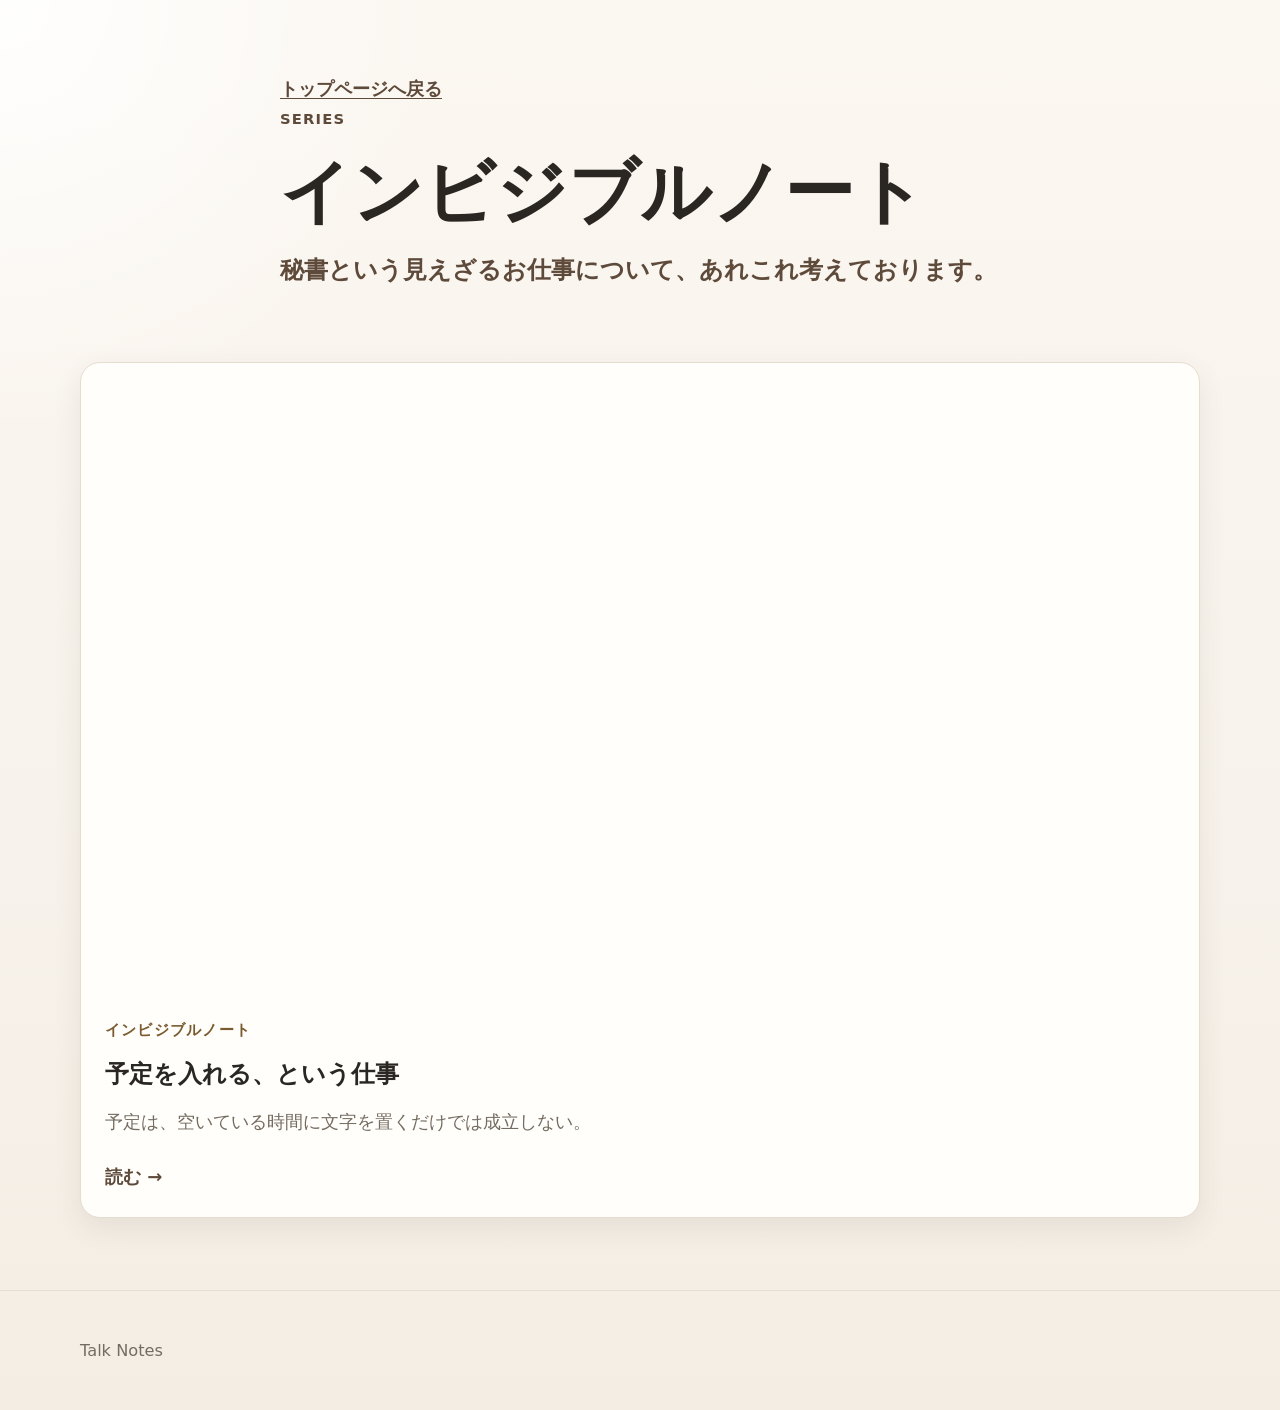
<file: invisible-work/index.html>
<!DOCTYPE html>
<html lang="ja">
<head>
  <meta charset="UTF-8">
  <meta name="viewport" content="width=device-width, initial-scale=1.0">
  <title>インビジブルノート | Talk Notes</title>
  <meta name="description" content="秘書という見えざるお仕事について、あれこれ考えております。">
  <link rel="stylesheet" href="../assets/style.css?v=20260614-01">
  <link rel="stylesheet" href="../assets/mobile-polish.css?v=20260622-01">
  <link rel="stylesheet" href="../assets/invisible-work.css?v=20260623-01">
</head>
<body>
  <header class="site-header">
    <div class="container header-inner">
      <a class="back-link" href="../index.html">トップページへ戻る</a>
      <p class="site-kicker">Series</p>
      <h1>インビジブルノート</h1>
      <p class="site-subtitle">秘書という見えざるお仕事について、あれこれ考えております。</p>
    </div>
  </header>

  <main class="container series-page">
    <section class="article-list" aria-label="インビジブルノートの記事一覧">
      <article class="article-card">
        <a class="article-card__image-link" href="schedule.html">
          <img class="article-card__image" src="../assets/img/invisible-work-schedule.png" alt="予定を入れる、という仕事について書かれたリーガルノート">
        </a>
        <div class="article-card__content">
          <p class="note-series">インビジブルノート</p>
          <h2 class="article-card__title">予定を入れる、という仕事</h2>
          <p class="article-card__summary">予定は、空いている時間に文字を置くだけでは成立しない。</p>
          <a class="read-link" href="schedule.html">読む</a>
        </div>
      </article>
    </section>
  </main>

  <footer class="site-footer">
    <div class="container">
      <p>Talk Notes</p>
    </div>
  </footer>
</body>
</html>
</file>
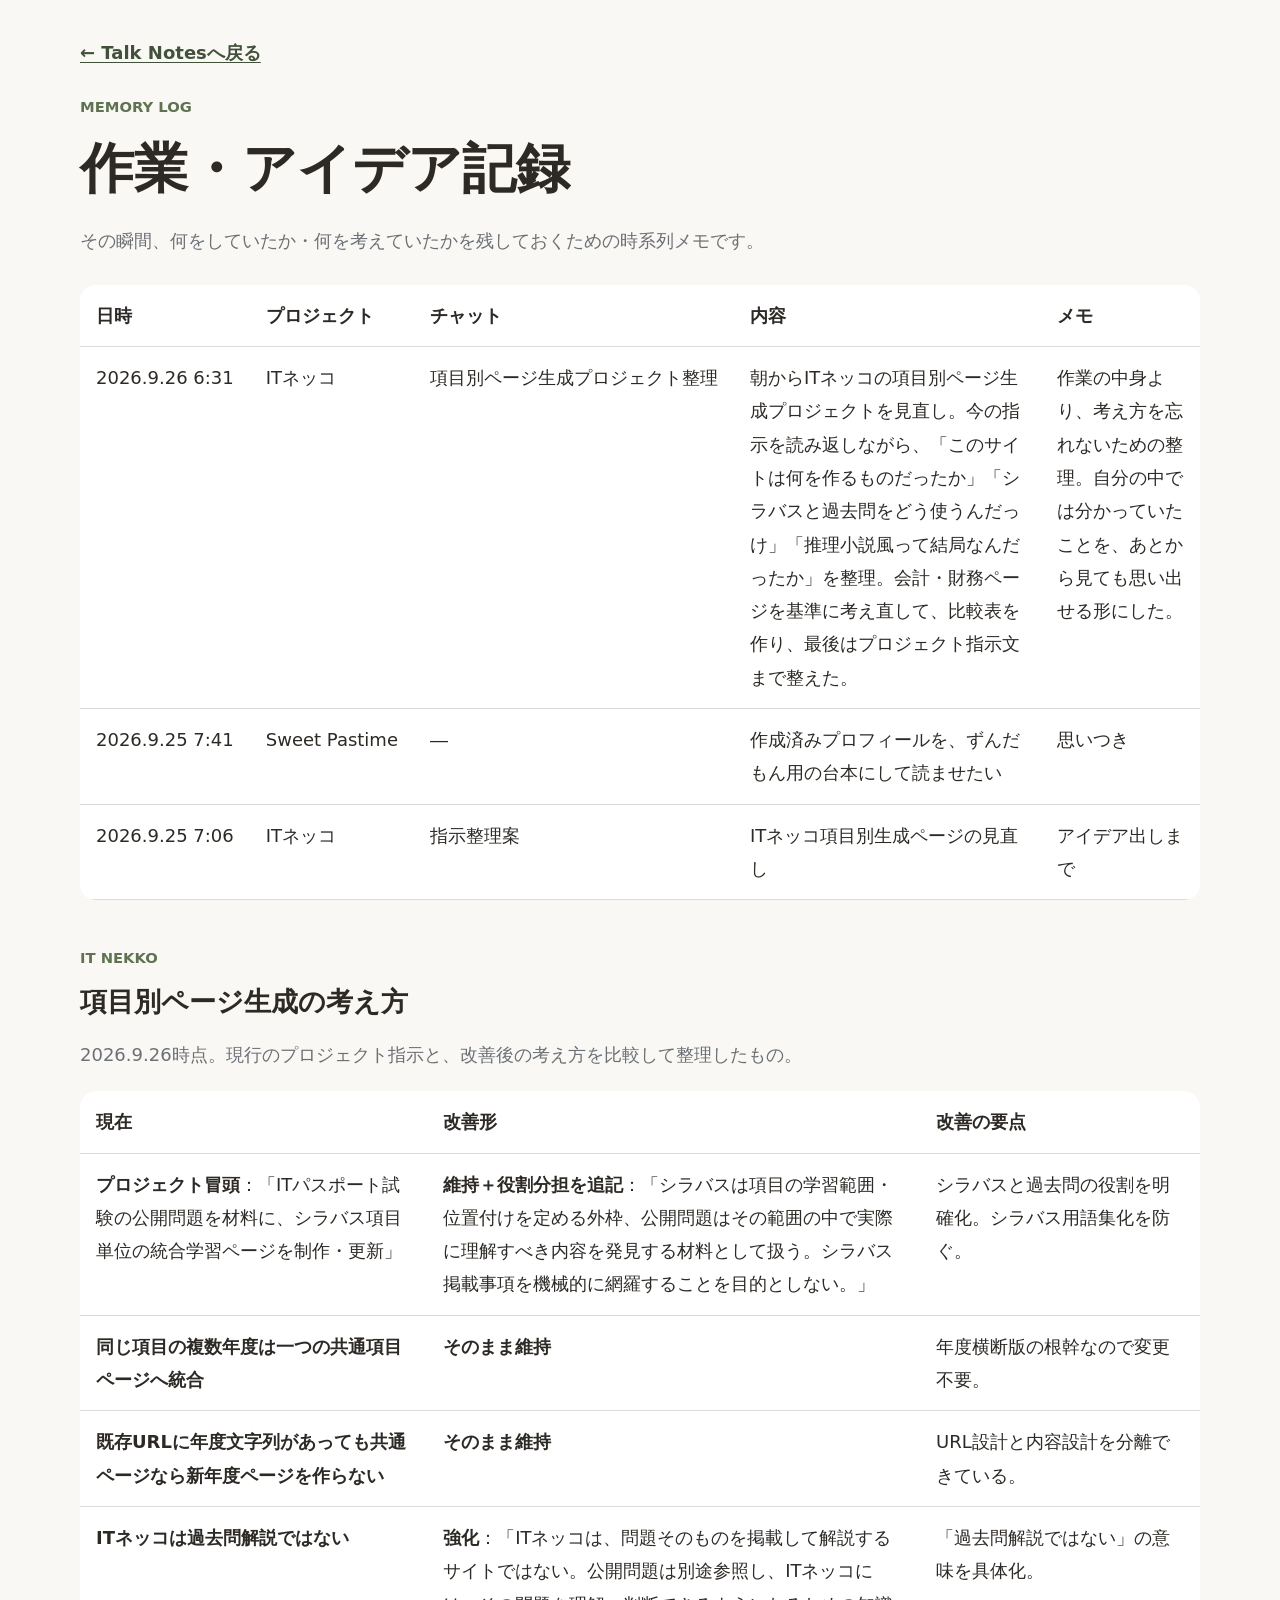
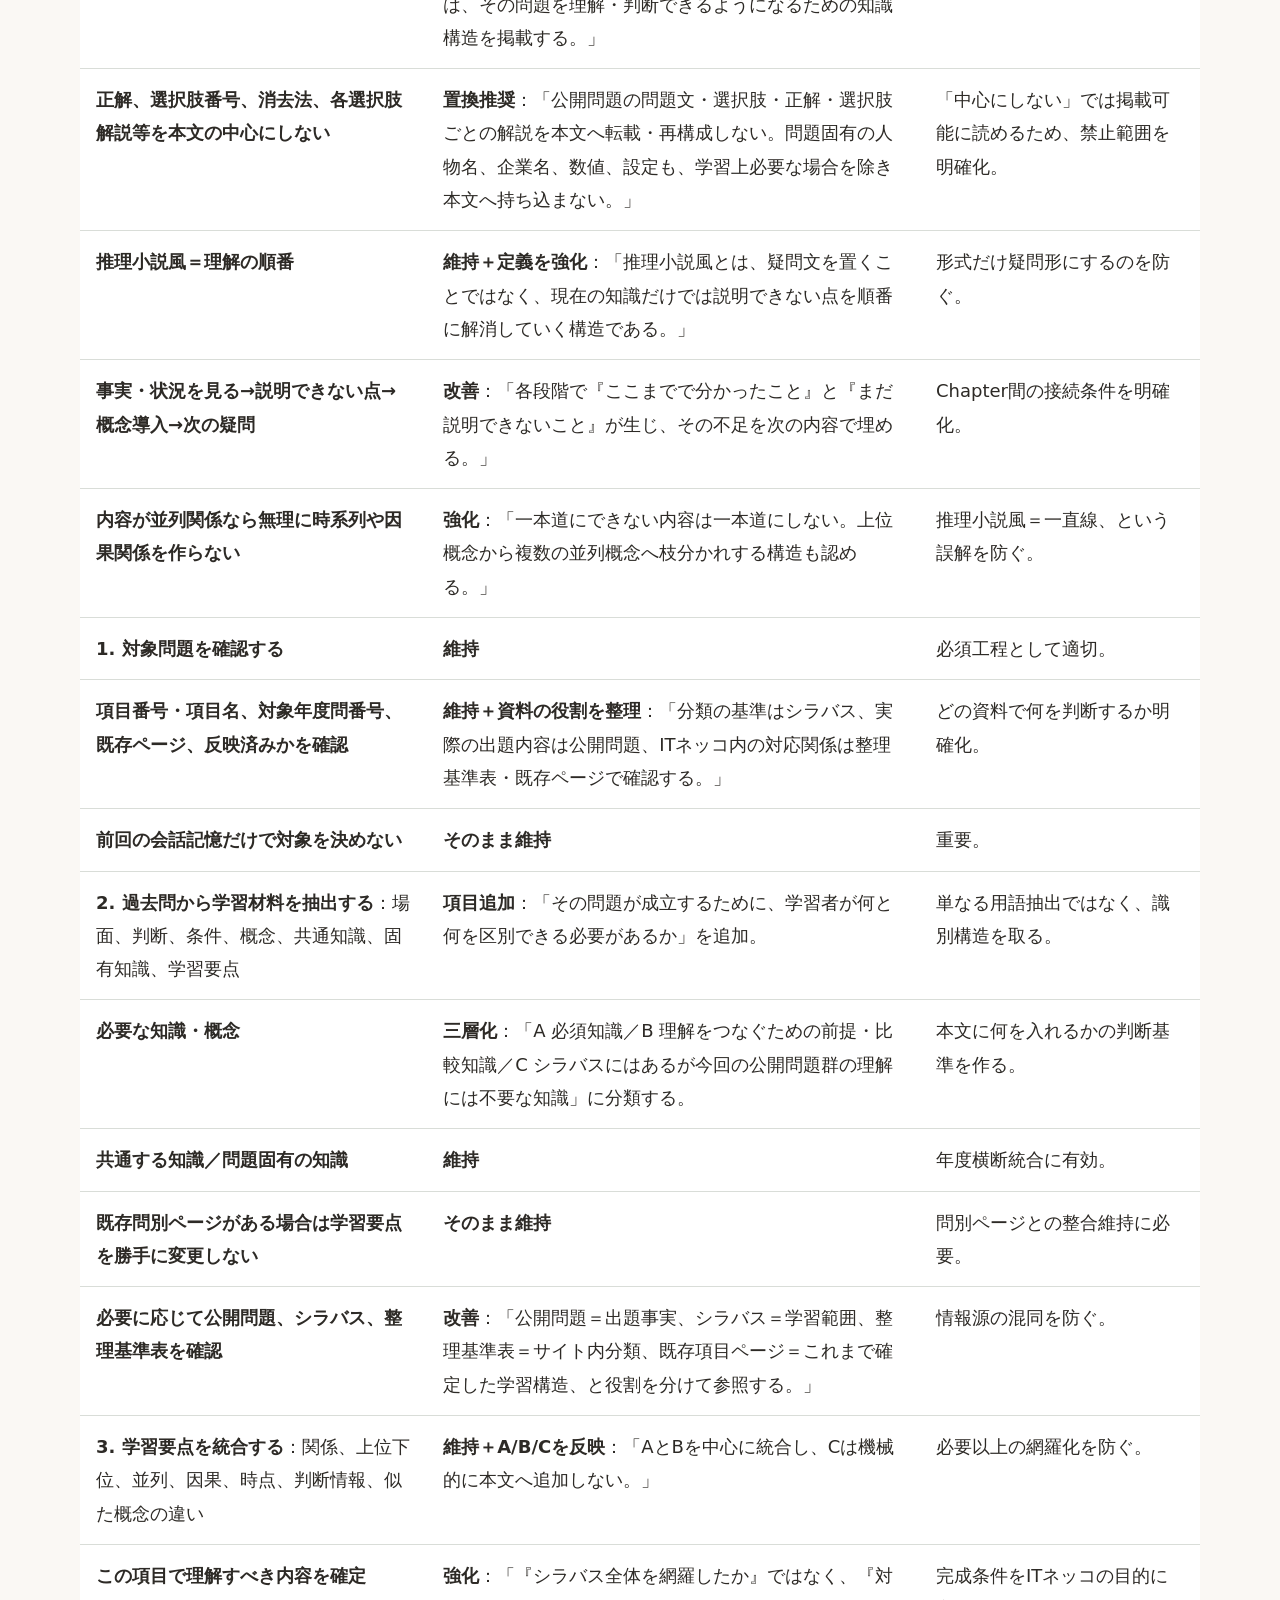
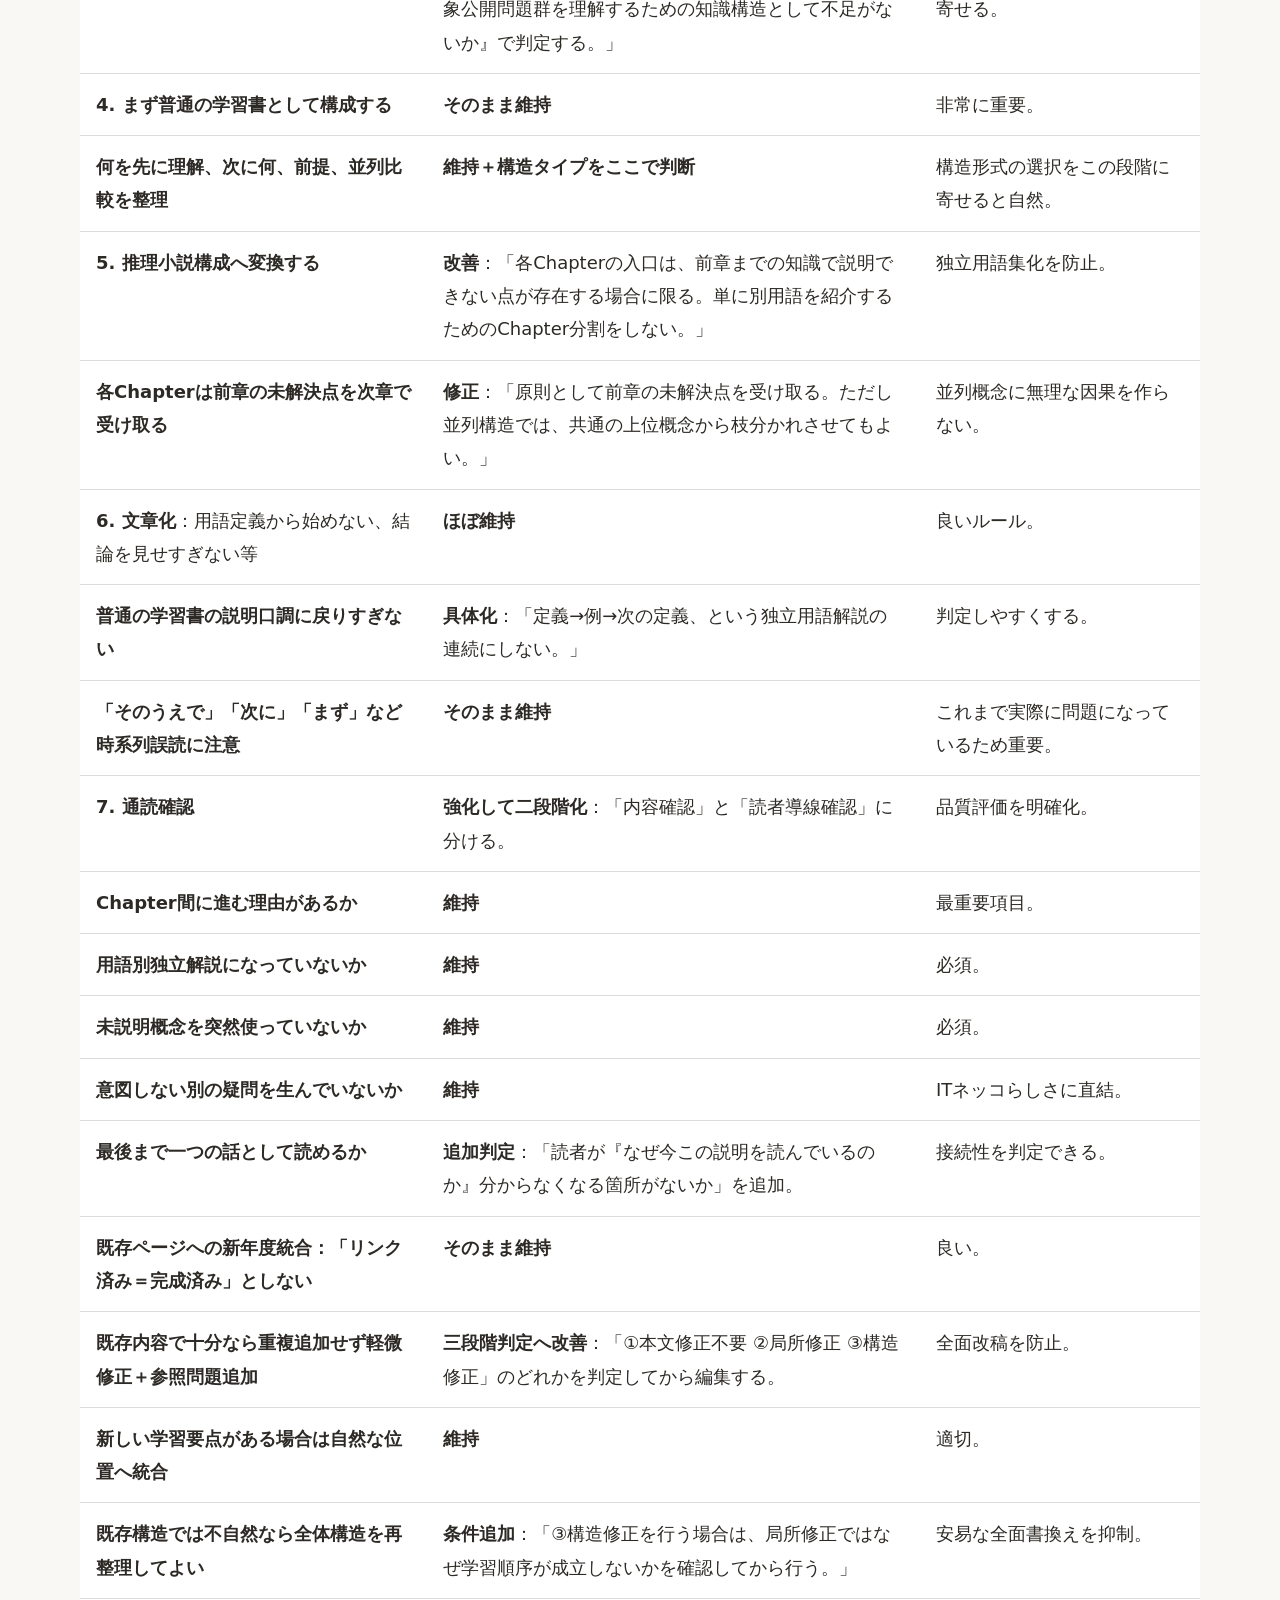
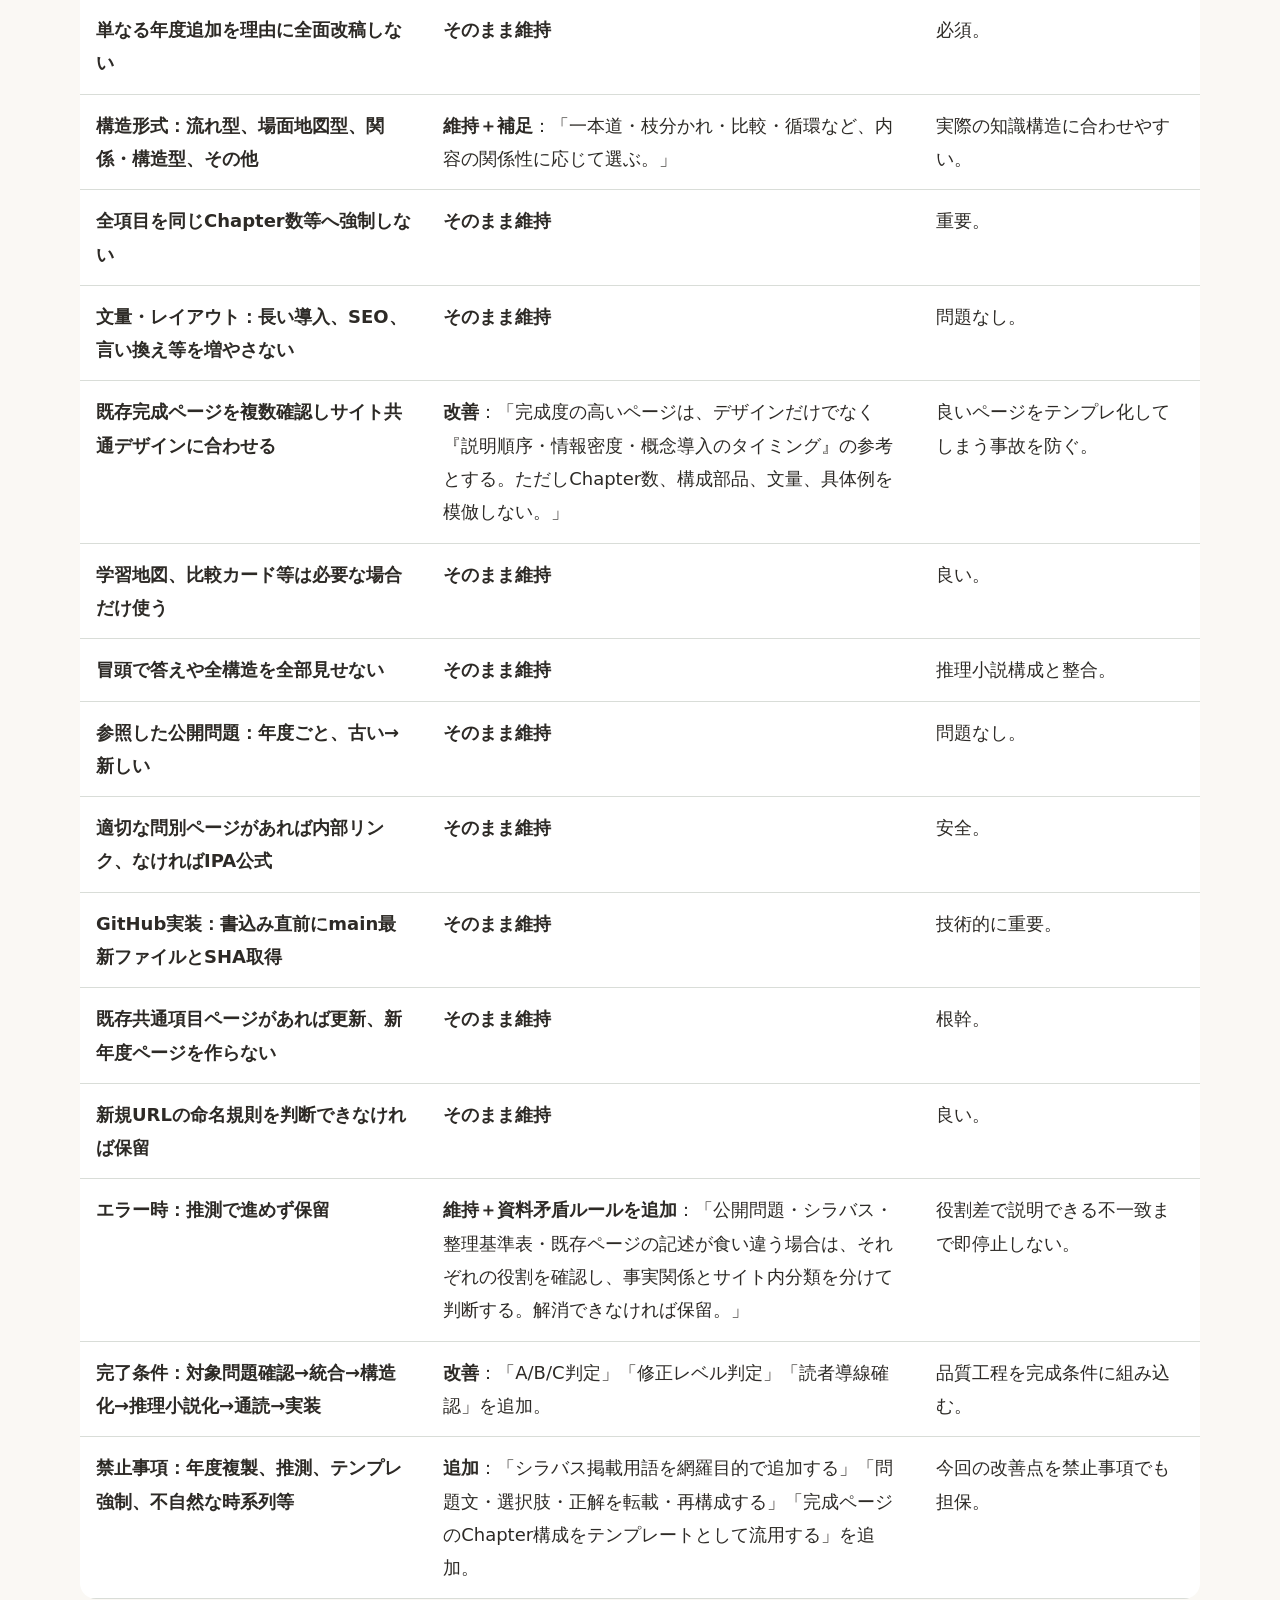
<file: memory-log/index.html>
<!DOCTYPE html>
<html lang="ja">
<head>
  <meta charset="UTF-8">
  <meta name="viewport" content="width=device-width, initial-scale=1.0">
  <title>Memory Log | Talk Notes</title>
  <meta name="description" content="その瞬間、何をしていたか・何を考えていたかを残しておくための時系列メモです。">
  <link rel="preconnect" href="https://fonts.googleapis.com">
  <link rel="preconnect" href="https://fonts.gstatic.com" crossorigin>
  <link href="https://fonts.googleapis.com/css2?family=Yomogi&display=swap" rel="stylesheet">
  <link rel="stylesheet" href="../assets/style.css?v=20260614-01">
  <style>
    .memory-page { padding: 36px 0 64px; }
    .memory-page h1 { margin-bottom: 8px; }
    .memory-intro { color: #6b7075; margin-bottom: 28px; }
    .memory-log-wrap { overflow-x: auto; background: #fff; border-radius: 16px; }
    .memory-log { width: 100%; min-width: 820px; border-collapse: collapse; }
    .memory-log th, .memory-log td { padding: 14px 16px; text-align: left; vertical-align: top; border-bottom: 1px solid #d9ddd8; }
    .memory-log th { white-space: nowrap; }
    .memory-log td:first-child, .memory-log td:nth-child(2), .memory-log td:nth-child(3) { white-space: nowrap; }
    .back-link { display: inline-block; margin-bottom: 24px; }
    .thinking-section { margin-top: 44px; }
    .thinking-section h2 { margin-bottom: 8px; }
    .thinking-intro { color: #6b7075; margin-bottom: 20px; }
    .comparison-wrap { overflow-x: auto; background: #fff; border-radius: 16px; }
    .comparison-table { width: 100%; min-width: 980px; border-collapse: collapse; }
    .comparison-table th, .comparison-table td { padding: 14px 16px; text-align: left; vertical-align: top; border-bottom: 1px solid #d9ddd8; }
    .comparison-table th { white-space: nowrap; }
    .comparison-table td:nth-child(1) { width: 31%; }
    .comparison-table td:nth-child(2) { width: 44%; }
    .comparison-table td:nth-child(3) { width: 25%; }
  </style>
</head>
<body>
  <main class="container memory-page">
    <a class="back-link" href="../index.html#notes">← Talk Notesへ戻る</a>
    <p class="section-kicker">Memory Log</p>
    <h1>作業・アイデア記録</h1>
    <p class="memory-intro">その瞬間、何をしていたか・何を考えていたかを残しておくための時系列メモです。</p>

    <div class="memory-log-wrap">
      <table class="memory-log">
        <thead>
          <tr>
            <th>日時</th>
            <th>プロジェクト</th>
            <th>チャット</th>
            <th>内容</th>
            <th>メモ</th>
          </tr>
        </thead>
        <tbody>
          <tr>
            <td>2026.9.26 6:31</td>
            <td>ITネッコ</td>
            <td>項目別ページ生成プロジェクト整理</td>
            <td>朝からITネッコの項目別ページ生成プロジェクトを見直し。今の指示を読み返しながら、「このサイトは何を作るものだったか」「シラバスと過去問をどう使うんだっけ」「推理小説風って結局なんだったか」を整理。会計・財務ページを基準に考え直して、比較表を作り、最後はプロジェクト指示文まで整えた。</td>
            <td>作業の中身より、考え方を忘れないための整理。自分の中では分かっていたことを、あとから見ても思い出せる形にした。</td>
          </tr>
          <tr>
            <td>2026.9.25 7:41</td>
            <td>Sweet Pastime</td>
            <td>―</td>
            <td>作成済みプロフィールを、ずんだもん用の台本にして読ませたい</td>
            <td>思いつき</td>
          </tr>
          <tr>
            <td>2026.9.25 7:06</td>
            <td>ITネッコ</td>
            <td>指示整理案</td>
            <td>ITネッコ項目別生成ページの見直し</td>
            <td>アイデア出しまで</td>
          </tr>
        </tbody>
      </table>
    </div>

    <section class="thinking-section">
      <p class="section-kicker">IT Nekko</p>
      <h2>項目別ページ生成の考え方</h2>
      <p class="thinking-intro">2026.9.26時点。現行のプロジェクト指示と、改善後の考え方を比較して整理したもの。</p>

      <div class="comparison-wrap">
        <table class="comparison-table">
          <thead>
            <tr>
              <th>現在</th>
              <th>改善形</th>
              <th>改善の要点</th>
            </tr>
          </thead>
          <tbody>
            <tr><td><strong>プロジェクト冒頭</strong>：「ITパスポート試験の公開問題を材料に、シラバス項目単位の統合学習ページを制作・更新」</td><td><strong>維持＋役割分担を追記</strong>：「シラバスは項目の学習範囲・位置付けを定める外枠、公開問題はその範囲の中で実際に理解すべき内容を発見する材料として扱う。シラバス掲載事項を機械的に網羅することを目的としない。」</td><td>シラバスと過去問の役割を明確化。シラバス用語集化を防ぐ。</td></tr>
            <tr><td><strong>同じ項目の複数年度は一つの共通項目ページへ統合</strong></td><td><strong>そのまま維持</strong></td><td>年度横断版の根幹なので変更不要。</td></tr>
            <tr><td><strong>既存URLに年度文字列があっても共通ページなら新年度ページを作らない</strong></td><td><strong>そのまま維持</strong></td><td>URL設計と内容設計を分離できている。</td></tr>
            <tr><td><strong>ITネッコは過去問解説ではない</strong></td><td><strong>強化</strong>：「ITネッコは、問題そのものを掲載して解説するサイトではない。公開問題は別途参照し、ITネッコには、その問題を理解・判断できるようになるための知識構造を掲載する。」</td><td>「過去問解説ではない」の意味を具体化。</td></tr>
            <tr><td><strong>正解、選択肢番号、消去法、各選択肢解説等を本文の中心にしない</strong></td><td><strong>置換推奨</strong>：「公開問題の問題文・選択肢・正解・選択肢ごとの解説を本文へ転載・再構成しない。問題固有の人物名、企業名、数値、設定も、学習上必要な場合を除き本文へ持ち込まない。」</td><td>「中心にしない」では掲載可能に読めるため、禁止範囲を明確化。</td></tr>
            <tr><td><strong>推理小説風＝理解の順番</strong></td><td><strong>維持＋定義を強化</strong>：「推理小説風とは、疑問文を置くことではなく、現在の知識だけでは説明できない点を順番に解消していく構造である。」</td><td>形式だけ疑問形にするのを防ぐ。</td></tr>
            <tr><td><strong>事実・状況を見る→説明できない点→概念導入→次の疑問</strong></td><td><strong>改善</strong>：「各段階で『ここまでで分かったこと』と『まだ説明できないこと』が生じ、その不足を次の内容で埋める。」</td><td>Chapter間の接続条件を明確化。</td></tr>
            <tr><td><strong>内容が並列関係なら無理に時系列や因果関係を作らない</strong></td><td><strong>強化</strong>：「一本道にできない内容は一本道にしない。上位概念から複数の並列概念へ枝分かれする構造も認める。」</td><td>推理小説風＝一直線、という誤解を防ぐ。</td></tr>
            <tr><td><strong>1. 対象問題を確認する</strong></td><td><strong>維持</strong></td><td>必須工程として適切。</td></tr>
            <tr><td><strong>項目番号・項目名、対象年度問番号、既存ページ、反映済みかを確認</strong></td><td><strong>維持＋資料の役割を整理</strong>：「分類の基準はシラバス、実際の出題内容は公開問題、ITネッコ内の対応関係は整理基準表・既存ページで確認する。」</td><td>どの資料で何を判断するか明確化。</td></tr>
            <tr><td><strong>前回の会話記憶だけで対象を決めない</strong></td><td><strong>そのまま維持</strong></td><td>重要。</td></tr>
            <tr><td><strong>2. 過去問から学習材料を抽出する</strong>：場面、判断、条件、概念、共通知識、固有知識、学習要点</td><td><strong>項目追加</strong>：「その問題が成立するために、学習者が何と何を区別できる必要があるか」を追加。</td><td>単なる用語抽出ではなく、識別構造を取る。</td></tr>
            <tr><td><strong>必要な知識・概念</strong></td><td><strong>三層化</strong>：「A 必須知識／B 理解をつなぐための前提・比較知識／C シラバスにはあるが今回の公開問題群の理解には不要な知識」に分類する。</td><td>本文に何を入れるかの判断基準を作る。</td></tr>
            <tr><td><strong>共通する知識／問題固有の知識</strong></td><td><strong>維持</strong></td><td>年度横断統合に有効。</td></tr>
            <tr><td><strong>既存問別ページがある場合は学習要点を勝手に変更しない</strong></td><td><strong>そのまま維持</strong></td><td>問別ページとの整合維持に必要。</td></tr>
            <tr><td><strong>必要に応じて公開問題、シラバス、整理基準表を確認</strong></td><td><strong>改善</strong>：「公開問題＝出題事実、シラバス＝学習範囲、整理基準表＝サイト内分類、既存項目ページ＝これまで確定した学習構造、と役割を分けて参照する。」</td><td>情報源の混同を防ぐ。</td></tr>
            <tr><td><strong>3. 学習要点を統合する</strong>：関係、上位下位、並列、因果、時点、判断情報、似た概念の違い</td><td><strong>維持＋A/B/Cを反映</strong>：「AとBを中心に統合し、Cは機械的に本文へ追加しない。」</td><td>必要以上の網羅化を防ぐ。</td></tr>
            <tr><td><strong>この項目で理解すべき内容を確定</strong></td><td><strong>強化</strong>：「『シラバス全体を網羅したか』ではなく、『対象公開問題群を理解するための知識構造として不足がないか』で判定する。」</td><td>完成条件をITネッコの目的に寄せる。</td></tr>
            <tr><td><strong>4. まず普通の学習書として構成する</strong></td><td><strong>そのまま維持</strong></td><td>非常に重要。</td></tr>
            <tr><td><strong>何を先に理解、次に何、前提、並列比較を整理</strong></td><td><strong>維持＋構造タイプをここで判断</strong></td><td>構造形式の選択をこの段階に寄せると自然。</td></tr>
            <tr><td><strong>5. 推理小説構成へ変換する</strong></td><td><strong>改善</strong>：「各Chapterの入口は、前章までの知識で説明できない点が存在する場合に限る。単に別用語を紹介するためのChapter分割をしない。」</td><td>独立用語集化を防止。</td></tr>
            <tr><td><strong>各Chapterは前章の未解決点を次章で受け取る</strong></td><td><strong>修正</strong>：「原則として前章の未解決点を受け取る。ただし並列構造では、共通の上位概念から枝分かれさせてもよい。」</td><td>並列概念に無理な因果を作らない。</td></tr>
            <tr><td><strong>6. 文章化</strong>：用語定義から始めない、結論を見せすぎない等</td><td><strong>ほぼ維持</strong></td><td>良いルール。</td></tr>
            <tr><td><strong>普通の学習書の説明口調に戻りすぎない</strong></td><td><strong>具体化</strong>：「定義→例→次の定義、という独立用語解説の連続にしない。」</td><td>判定しやすくする。</td></tr>
            <tr><td><strong>「そのうえで」「次に」「まず」など時系列誤読に注意</strong></td><td><strong>そのまま維持</strong></td><td>これまで実際に問題になっているため重要。</td></tr>
            <tr><td><strong>7. 通読確認</strong></td><td><strong>強化して二段階化</strong>：「内容確認」と「読者導線確認」に分ける。</td><td>品質評価を明確化。</td></tr>
            <tr><td><strong>Chapter間に進む理由があるか</strong></td><td><strong>維持</strong></td><td>最重要項目。</td></tr>
            <tr><td><strong>用語別独立解説になっていないか</strong></td><td><strong>維持</strong></td><td>必須。</td></tr>
            <tr><td><strong>未説明概念を突然使っていないか</strong></td><td><strong>維持</strong></td><td>必須。</td></tr>
            <tr><td><strong>意図しない別の疑問を生んでいないか</strong></td><td><strong>維持</strong></td><td>ITネッコらしさに直結。</td></tr>
            <tr><td><strong>最後まで一つの話として読めるか</strong></td><td><strong>追加判定</strong>：「読者が『なぜ今この説明を読んでいるのか』分からなくなる箇所がないか」を追加。</td><td>接続性を判定できる。</td></tr>
            <tr><td><strong>既存ページへの新年度統合：「リンク済み＝完成済み」としない</strong></td><td><strong>そのまま維持</strong></td><td>良い。</td></tr>
            <tr><td><strong>既存内容で十分なら重複追加せず軽微修正＋参照問題追加</strong></td><td><strong>三段階判定へ改善</strong>：「①本文修正不要 ②局所修正 ③構造修正」のどれかを判定してから編集する。</td><td>全面改稿を防止。</td></tr>
            <tr><td><strong>新しい学習要点がある場合は自然な位置へ統合</strong></td><td><strong>維持</strong></td><td>適切。</td></tr>
            <tr><td><strong>既存構造では不自然なら全体構造を再整理してよい</strong></td><td><strong>条件追加</strong>：「③構造修正を行う場合は、局所修正ではなぜ学習順序が成立しないかを確認してから行う。」</td><td>安易な全面書換えを抑制。</td></tr>
            <tr><td><strong>単なる年度追加を理由に全面改稿しない</strong></td><td><strong>そのまま維持</strong></td><td>必須。</td></tr>
            <tr><td><strong>構造形式：流れ型、場面地図型、関係・構造型、その他</strong></td><td><strong>維持＋補足</strong>：「一本道・枝分かれ・比較・循環など、内容の関係性に応じて選ぶ。」</td><td>実際の知識構造に合わせやすい。</td></tr>
            <tr><td><strong>全項目を同じChapter数等へ強制しない</strong></td><td><strong>そのまま維持</strong></td><td>重要。</td></tr>
            <tr><td><strong>文量・レイアウト：長い導入、SEO、言い換え等を増やさない</strong></td><td><strong>そのまま維持</strong></td><td>問題なし。</td></tr>
            <tr><td><strong>既存完成ページを複数確認しサイト共通デザインに合わせる</strong></td><td><strong>改善</strong>：「完成度の高いページは、デザインだけでなく『説明順序・情報密度・概念導入のタイミング』の参考とする。ただしChapter数、構成部品、文量、具体例を模倣しない。」</td><td>良いページをテンプレ化してしまう事故を防ぐ。</td></tr>
            <tr><td><strong>学習地図、比較カード等は必要な場合だけ使う</strong></td><td><strong>そのまま維持</strong></td><td>良い。</td></tr>
            <tr><td><strong>冒頭で答えや全構造を全部見せない</strong></td><td><strong>そのまま維持</strong></td><td>推理小説構成と整合。</td></tr>
            <tr><td><strong>参照した公開問題：年度ごと、古い→新しい</strong></td><td><strong>そのまま維持</strong></td><td>問題なし。</td></tr>
            <tr><td><strong>適切な問別ページがあれば内部リンク、なければIPA公式</strong></td><td><strong>そのまま維持</strong></td><td>安全。</td></tr>
            <tr><td><strong>GitHub実装：書込み直前にmain最新ファイルとSHA取得</strong></td><td><strong>そのまま維持</strong></td><td>技術的に重要。</td></tr>
            <tr><td><strong>既存共通項目ページがあれば更新、新年度ページを作らない</strong></td><td><strong>そのまま維持</strong></td><td>根幹。</td></tr>
            <tr><td><strong>新規URLの命名規則を判断できなければ保留</strong></td><td><strong>そのまま維持</strong></td><td>良い。</td></tr>
            <tr><td><strong>エラー時：推測で進めず保留</strong></td><td><strong>維持＋資料矛盾ルールを追加</strong>：「公開問題・シラバス・整理基準表・既存ページの記述が食い違う場合は、それぞれの役割を確認し、事実関係とサイト内分類を分けて判断する。解消できなければ保留。」</td><td>役割差で説明できる不一致まで即停止しない。</td></tr>
            <tr><td><strong>完了条件：対象問題確認→統合→構造化→推理小説化→通読→実装</strong></td><td><strong>改善</strong>：「A/B/C判定」「修正レベル判定」「読者導線確認」を追加。</td><td>品質工程を完成条件に組み込む。</td></tr>
            <tr><td><strong>禁止事項：年度複製、推測、テンプレ強制、不自然な時系列等</strong></td><td><strong>追加</strong>：「シラバス掲載用語を網羅目的で追加する」「問題文・選択肢・正解を転載・再構成する」「完成ページのChapter構成をテンプレートとして流用する」を追加。</td><td>今回の改善点を禁止事項でも担保。</td></tr>
          </tbody>
        </table>
      </div>
    </section>

  </main>
</body>
</html>
</file>
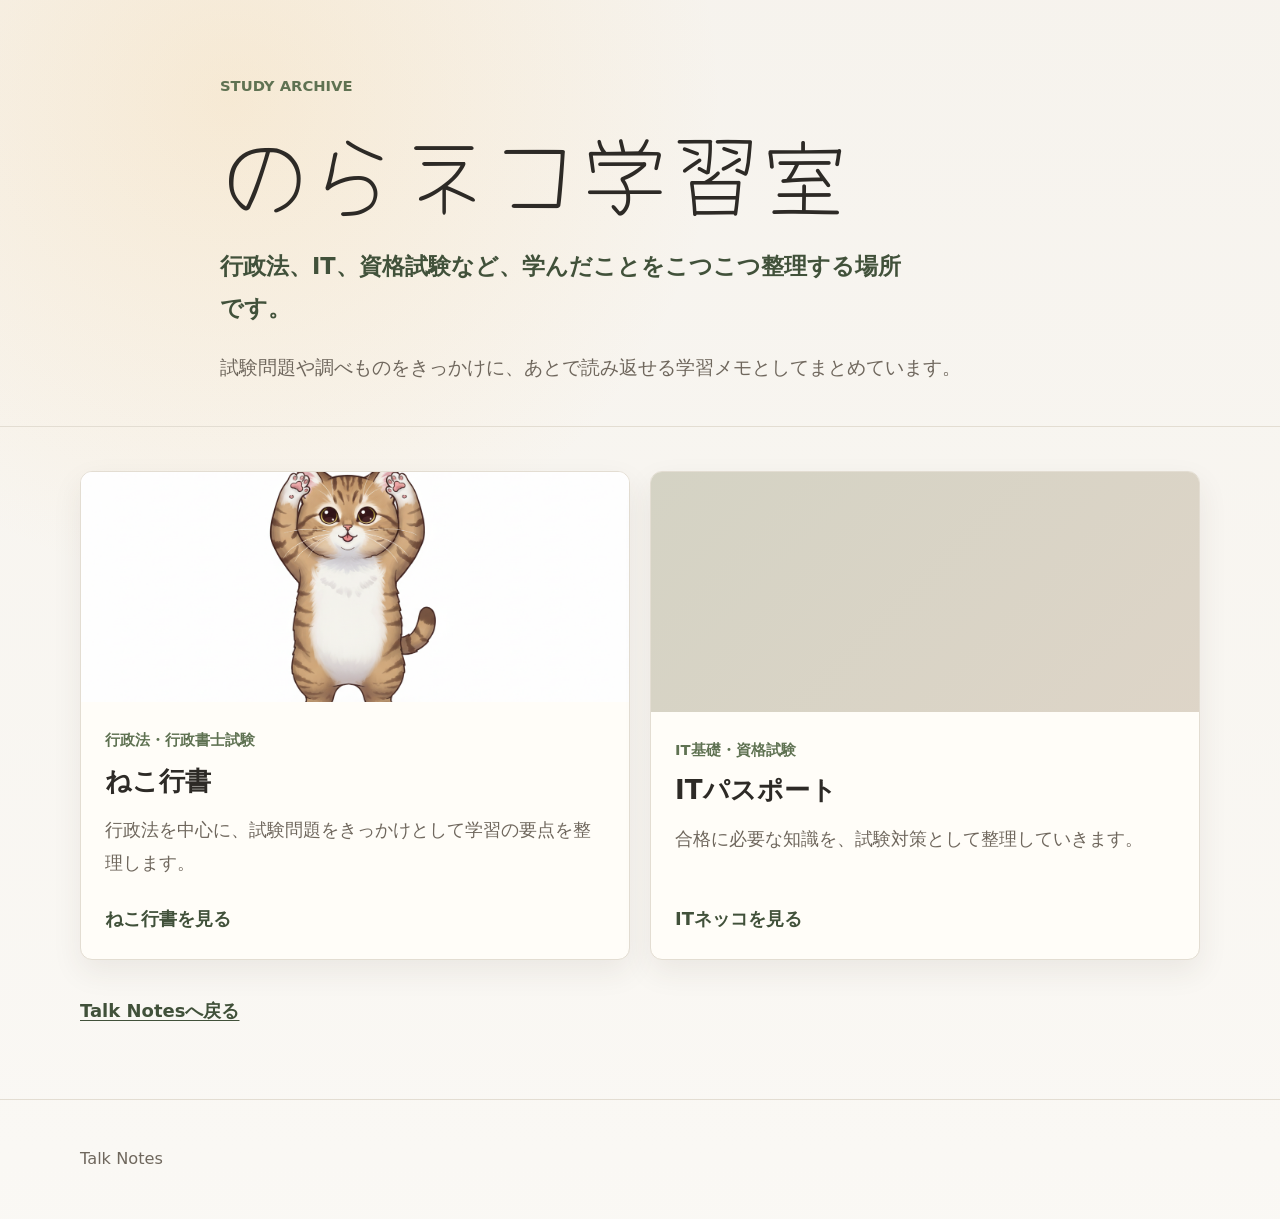
<file: study/index.html>
<!DOCTYPE html>
<html lang="ja">
<head>
  <meta charset="UTF-8">
  <meta name="viewport" content="width=device-width, initial-scale=1.0">
  <title>のらネコ学習室 | Talk Notes</title>
  <meta name="description" content="行政法、IT、資格試験など、学んだことをこつこつ整理する場所です。">
  <link rel="preconnect" href="https://fonts.googleapis.com">
  <link rel="preconnect" href="https://fonts.gstatic.com" crossorigin>
  <link href="https://fonts.googleapis.com/css2?family=Yomogi&display=swap" rel="stylesheet">
  <link rel="stylesheet" href="../assets/style.css?v=20260623-01">
  <link rel="stylesheet" href="../assets/study.css?v=20260623-01">
</head>
<body class="study-page">
  <header class="study-hero">
    <div class="container header-inner">
      <p class="site-kicker">Study archive</p>
      <h1>のらネコ学習室</h1>
      <p class="site-subtitle">行政法、IT、資格試験など、学んだことをこつこつ整理する場所です。</p>
      <p class="site-description">
        試験問題や調べものをきっかけに、あとで読み返せる学習メモとしてまとめています。
      </p>
    </div>
  </header>

  <main class="container study-main">
    <section aria-label="学習分野">
      <div class="study-grid">
        <a class="study-card" href="https://esortseld.github.io/neko_gyosho/" aria-label="ねこ行書へ">
          <div class="study-card__visual">
            <img src="../assets/img/nego-gyosho_image.png" alt="ねこ行書のイメージイラスト">
          </div>
          <div class="study-card__body">
            <span class="study-card__label">行政法・行政書士試験</span>
            <h2>ねこ行書</h2>
            <p>行政法を中心に、試験問題をきっかけとして学習の要点を整理します。</p>
            <span class="study-card__link">ねこ行書を見る</span>
          </div>
        </a>

        <a class="study-card" href="https://esortseld.github.io/it_nekko/" aria-label="ITネッコへ">
          <div class="study-card__visual" aria-hidden="true"></div>
          <div class="study-card__body">
            <span class="study-card__label">IT基礎・資格試験</span>
            <h2>ITパスポート</h2>
            <p>合格に必要な知識を、試験対策として整理していきます。</p>
            <span class="study-card__link">ITネッコを見る</span>
          </div>
        </a>
      </div>
    </section>

    <a class="study-back-link" href="../index.html">Talk Notesへ戻る</a>
  </main>

  <footer class="site-footer">
    <div class="container">
      <p>Talk Notes</p>
    </div>
  </footer>
</body>
</html>
</file>
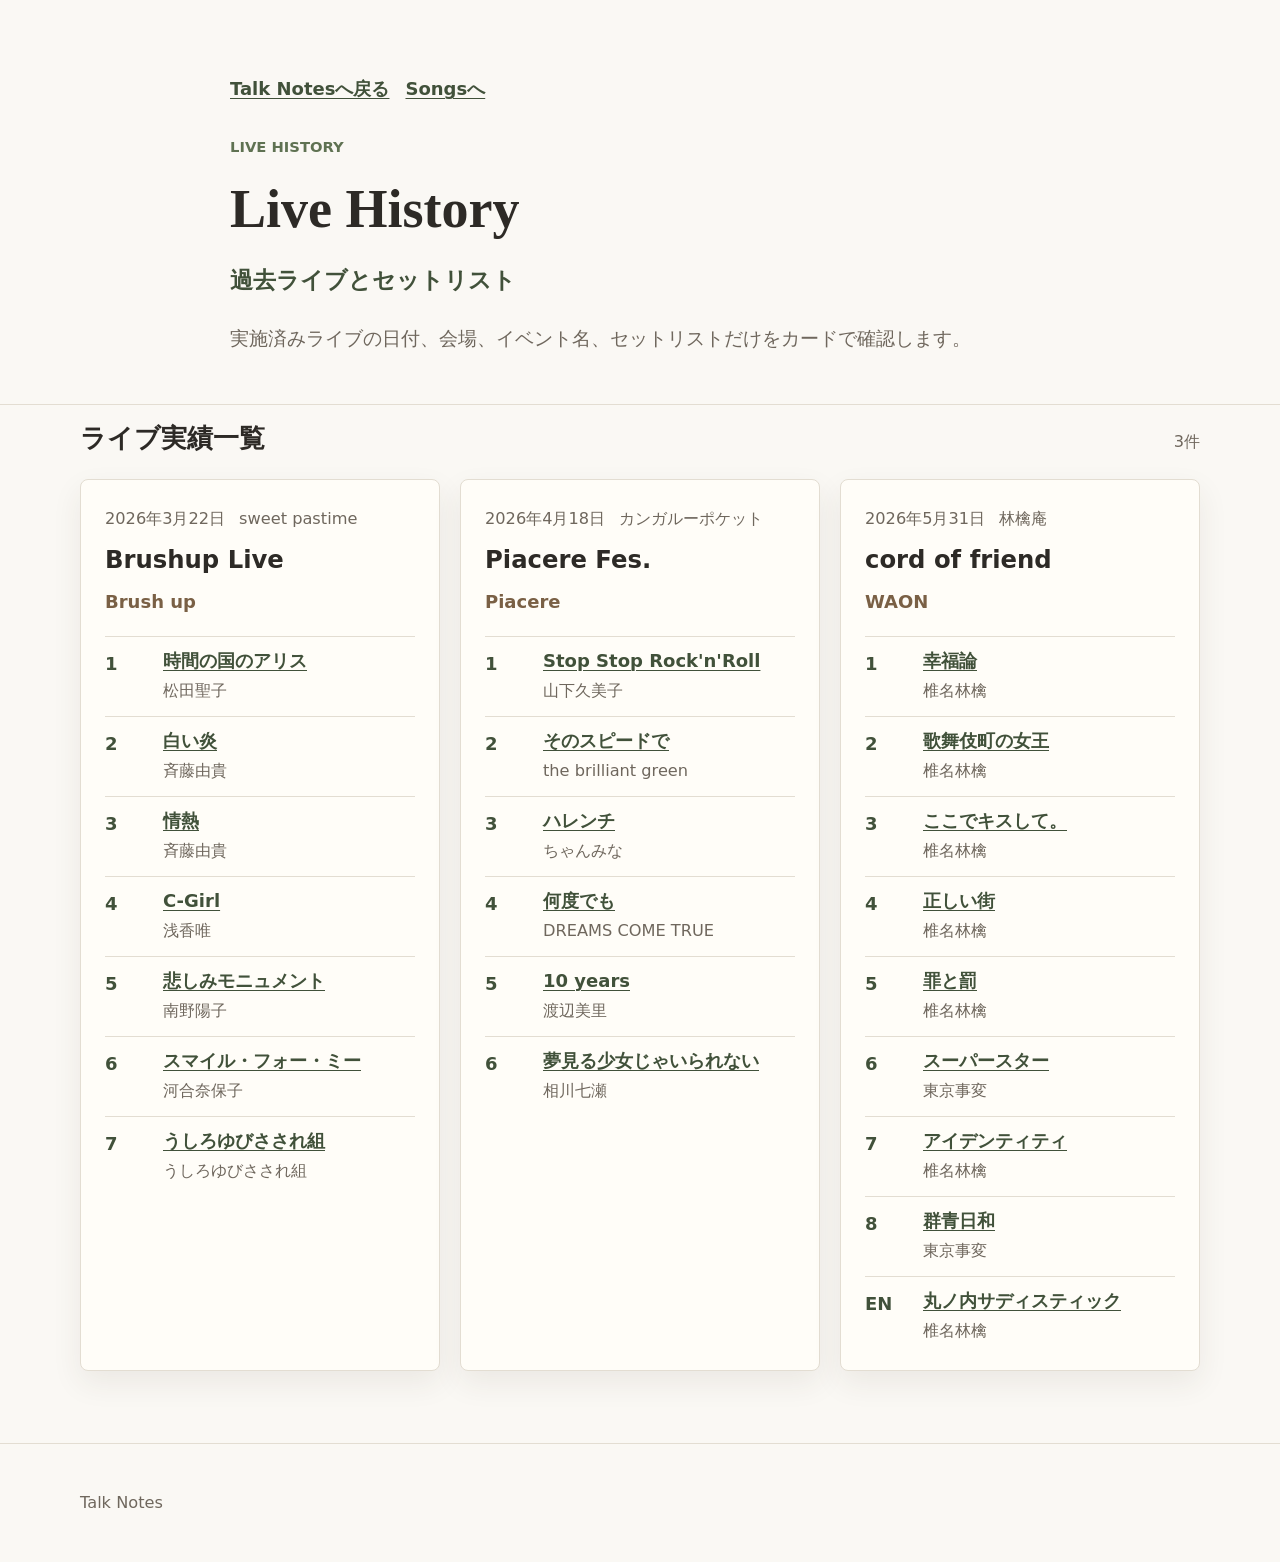
<file: lives.html>
<!DOCTYPE html>
<html lang="ja">
<head>
  <meta charset="UTF-8">
  <meta name="viewport" content="width=device-width, initial-scale=1.0">
  <title>Live History | Talk Notes</title>
  <meta name="description" content="過去ライブ実績とセットリストをカードで整理するページです。">
  <link rel="stylesheet" href="assets/style.css?v=20260613-01">
  <script src="data/lives.js?v=20260612-05" defer></script>
  <style>
    .lives-grid {
      display: grid;
      grid-template-columns: repeat(auto-fit, minmax(320px, 1fr));
      gap: 20px;
    }

    .live-card {
      border: 1px solid var(--color-border);
      border-radius: 8px;
      background: var(--color-surface);
      box-shadow: var(--shadow-card);
      padding: 24px;
    }

    .live-card__meta {
      display: flex;
      flex-wrap: wrap;
      gap: 8px 14px;
      color: var(--color-muted);
      font-size: 0.9rem;
      margin-bottom: 10px;
    }

    .live-card h2 {
      font-size: 1.35rem;
    }

    .live-card__venue {
      margin: 8px 0 18px;
      color: var(--color-brown);
      font-weight: 700;
    }

    .setlist {
      display: grid;
      gap: 10px;
      list-style: none;
      margin: 0;
      padding: 0;
    }

    .setlist-item {
      display: grid;
      grid-template-columns: 46px 1fr;
      gap: 12px;
      border-top: 1px solid var(--color-border);
      padding-top: 10px;
    }

    .setlist-number {
      color: var(--color-accent-dark);
      font-weight: 700;
    }

    .setlist-item strong {
      display: block;
      line-height: 1.5;
    }

    .setlist-item p {
      margin: 2px 0 0;
      color: var(--color-muted);
      font-size: 0.9rem;
    }

    @media (max-width: 720px) {
      .lives-grid {
        grid-template-columns: 1fr;
      }
    }
  </style>
  <script defer>
    document.addEventListener("DOMContentLoaded", () => {
      const livesList = document.querySelector("#livesList");
      const resultCount = document.querySelector("#liveResultCount");

      function escapeHtml(value) {
        return String(value ?? "")
          .replace(/&/g, "&amp;")
          .replace(/</g, "&lt;")
          .replace(/>/g, "&gt;")
          .replace(/"/g, "&quot;")
          .replace(/'/g, "&#039;");
      }

      function formatDate(value) {
        const date = new Date(`${value}T00:00:00`);
        if (Number.isNaN(date.getTime())) return value;
        return date.toLocaleDateString("ja-JP", {
          year: "numeric",
          month: "long",
          day: "numeric"
        });
      }

      function compareLives(a, b) {
        return String(a.date).localeCompare(String(b.date));
      }

      function createSetlistItem(item) {
        const title = item.songId
          ? `<a href="songs.html#song-${escapeHtml(item.songId)}">${escapeHtml(item.title)}</a>`
          : escapeHtml(item.title);

        return `
          <li class="setlist-item">
            <span class="setlist-number">${escapeHtml(item.no)}</span>
            <div>
              <strong>${title}</strong>
              <p>${escapeHtml(item.artist)}</p>
            </div>
          </li>
        `;
      }

      function createLiveCard(live) {
        const setlist = (live.setlist || []).map(createSetlistItem).join("");
        return `
          <article id="live-${escapeHtml(live.id)}" class="live-card">
            <div class="live-card__meta">
              <time datetime="${escapeHtml(live.date)}">${escapeHtml(formatDate(live.date))}</time>
              <span>${escapeHtml(live.band)}</span>
            </div>
            <h2>${escapeHtml(live.event)}</h2>
            <p class="live-card__venue">${escapeHtml(live.venue)}</p>
            <ol class="setlist">
              ${setlist}
            </ol>
          </article>
        `;
      }

      const sortedLives = lives.slice().sort(compareLives);
      resultCount.textContent = `${sortedLives.length}件`;
      livesList.innerHTML = sortedLives.map(createLiveCard).join("");
    });
  </script>
</head>
<body>
  <header class="site-header">
    <div class="container header-inner">
      <div class="breadcrumb">
        <a class="back-link" href="index.html">Talk Notesへ戻る</a>
        <a class="back-link" href="songs.html">Songsへ</a>
      </div>
      <p class="site-kicker">Live History</p>
      <h1>Live History</h1>
      <p class="site-subtitle">過去ライブとセットリスト</p>
      <p class="site-description">
        実施済みライブの日付、会場、イベント名、セットリストだけをカードで確認します。
      </p>
    </div>
  </header>

  <main class="container songs-panel">
    <section aria-labelledby="livesHeading">
      <div class="section-heading">
        <h2 id="livesHeading">ライブ実績一覧</h2>
        <p id="liveResultCount" class="result-count" aria-live="polite"></p>
      </div>
      <div id="livesList" class="lives-grid"></div>
    </section>
  </main>

  <footer class="site-footer">
    <div class="container">
      <p>Talk Notes</p>
    </div>
  </footer>
</body>
</html>
</file>
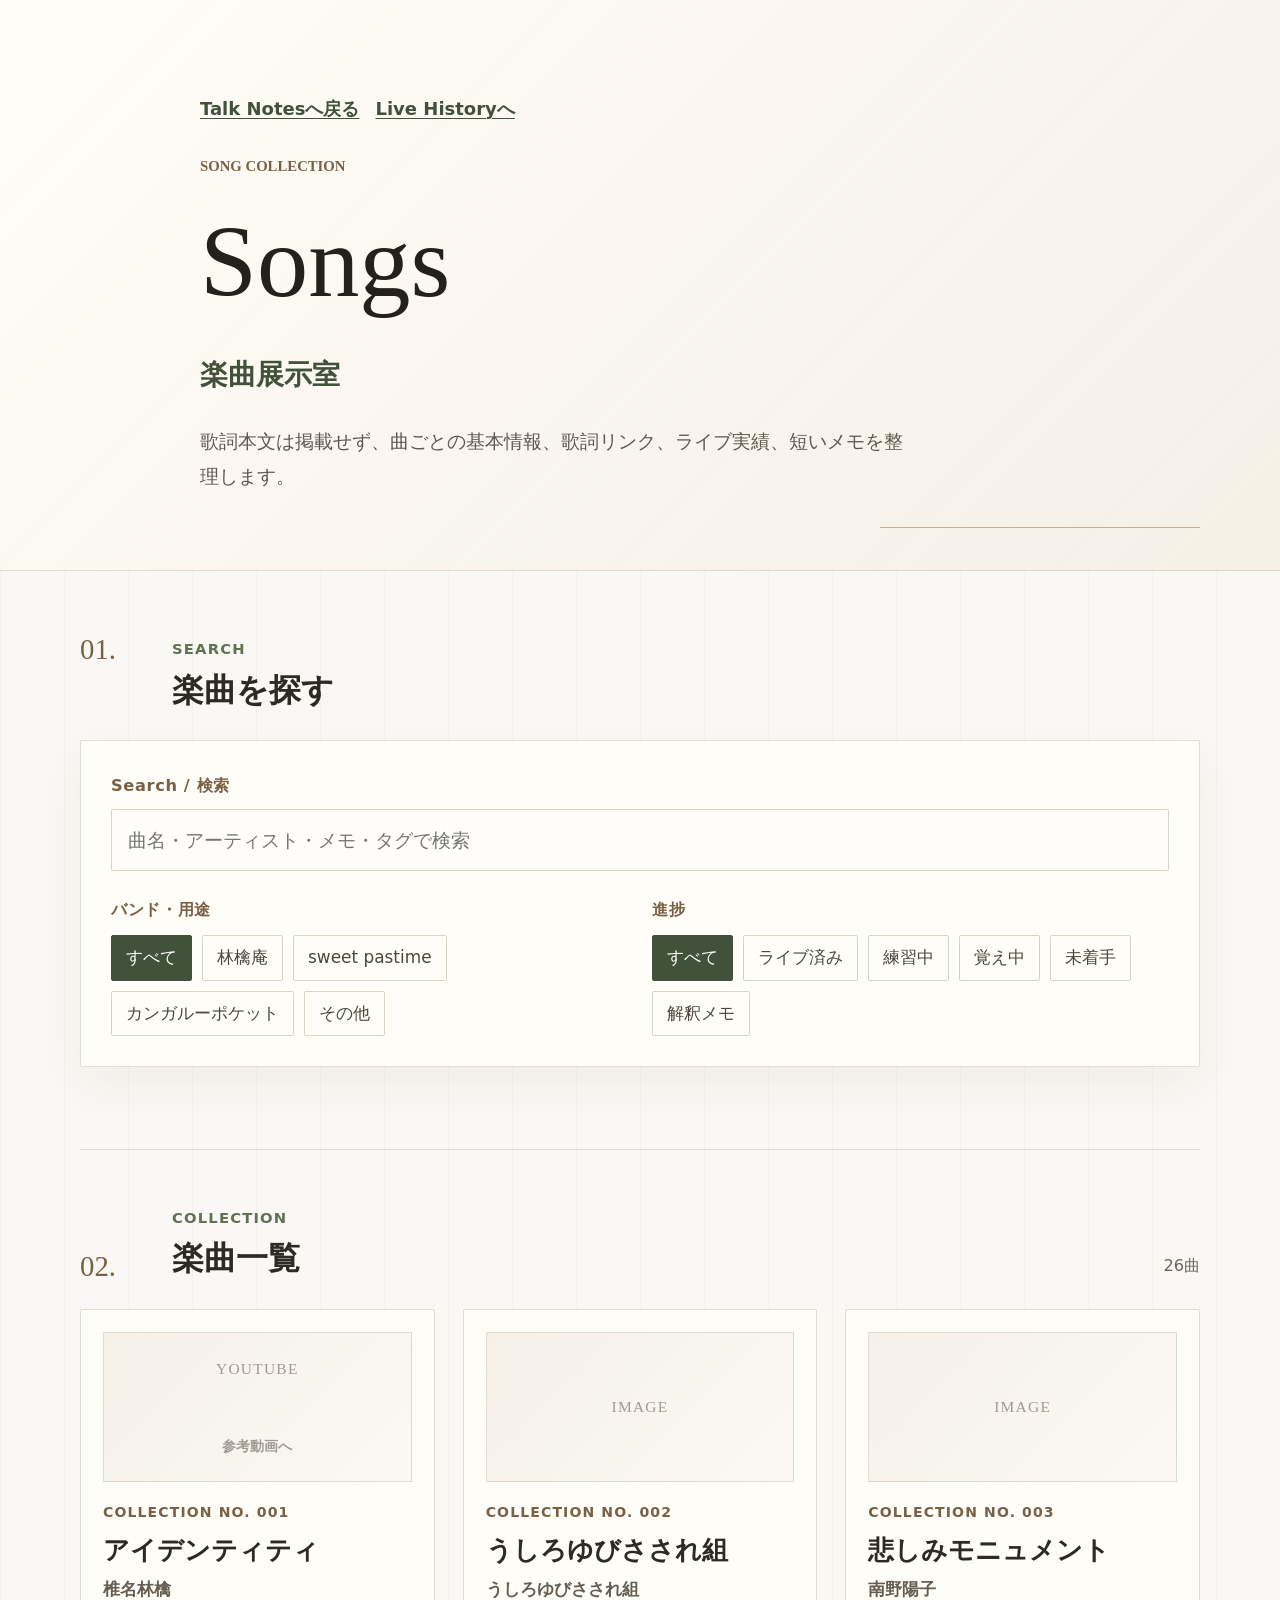
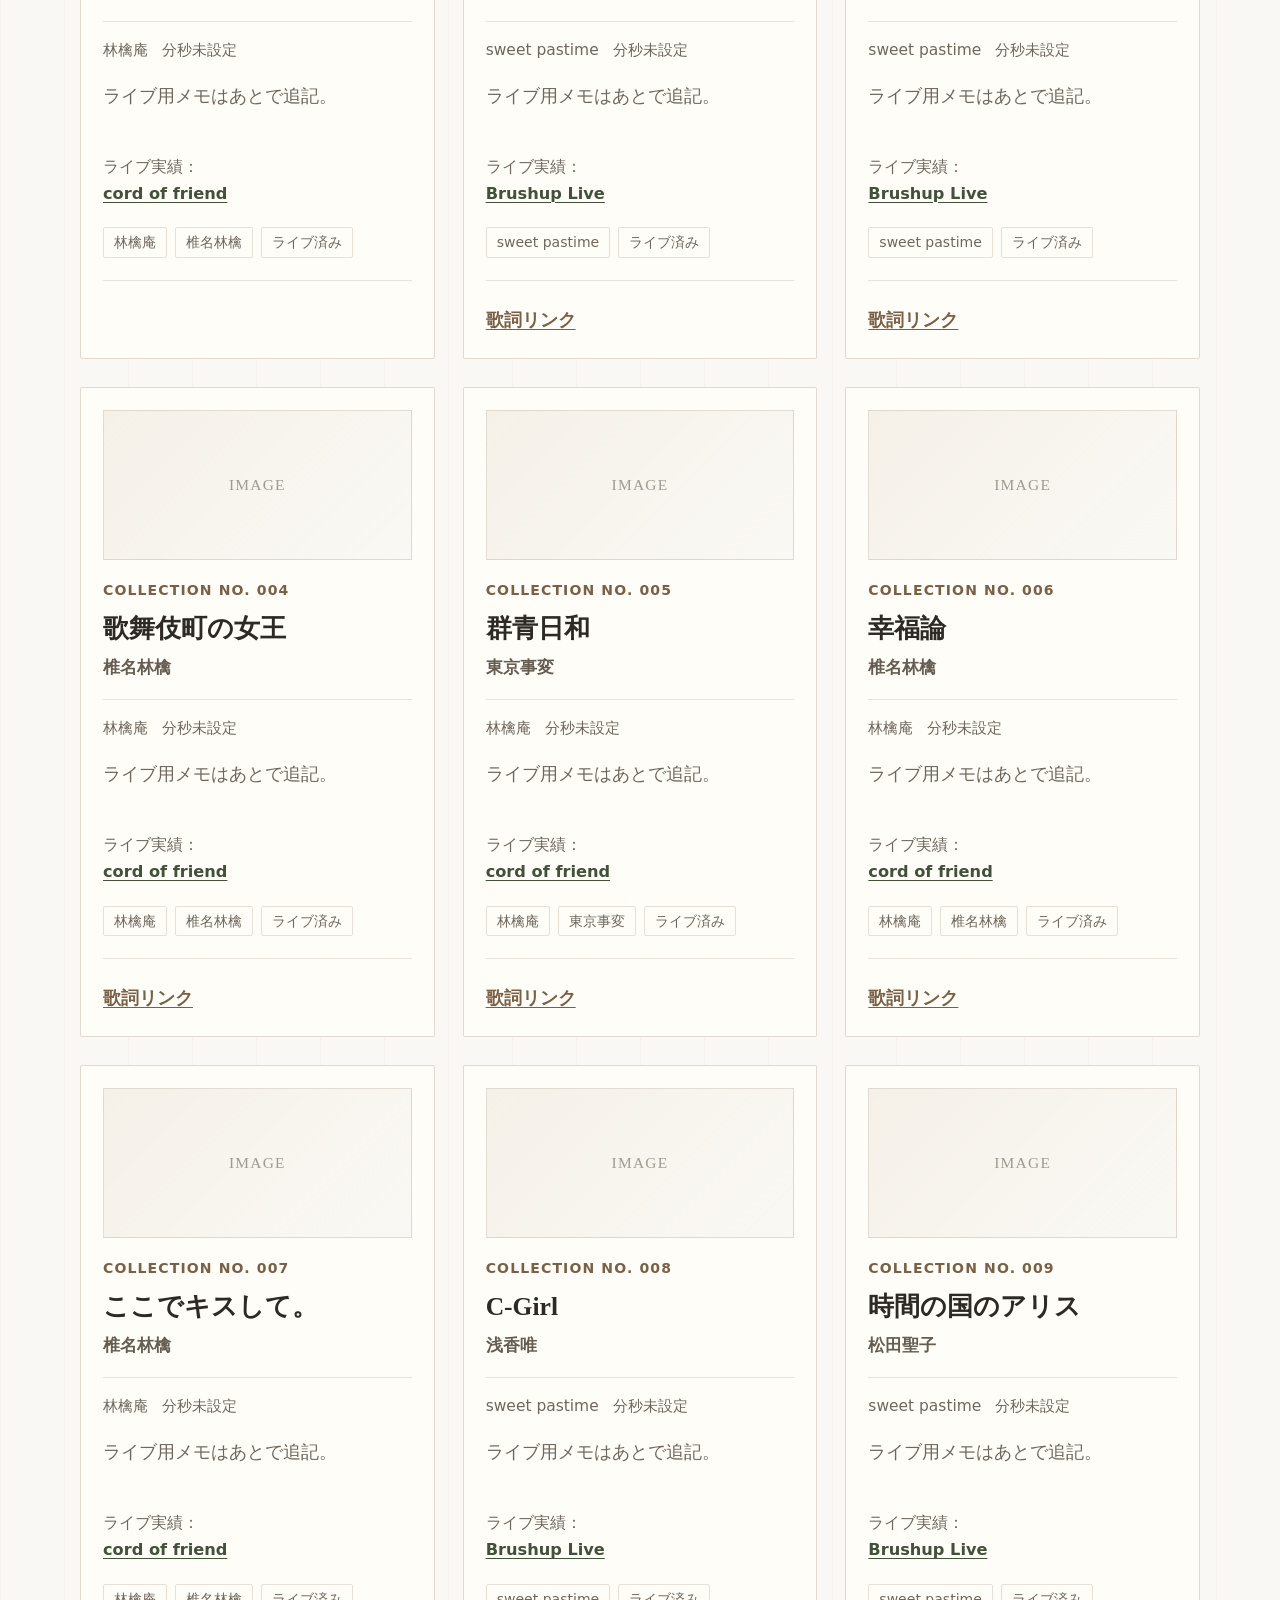
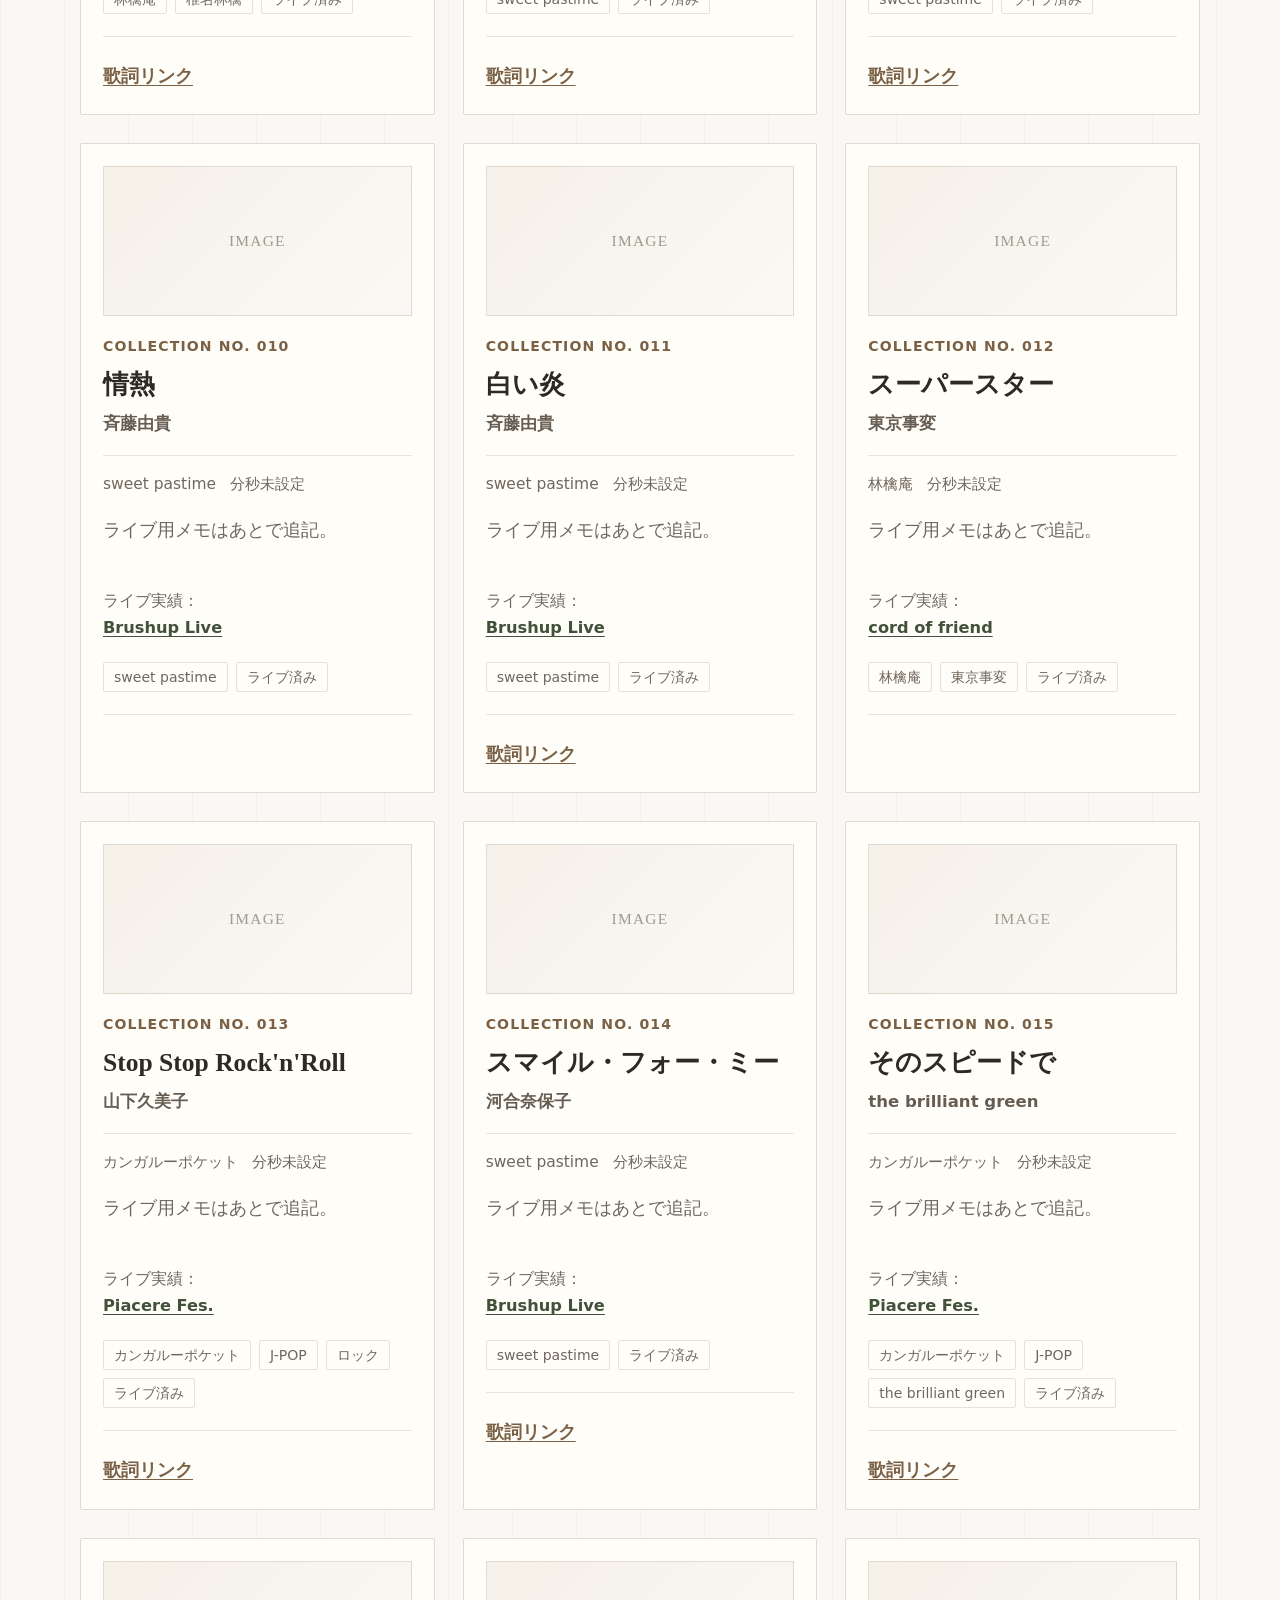
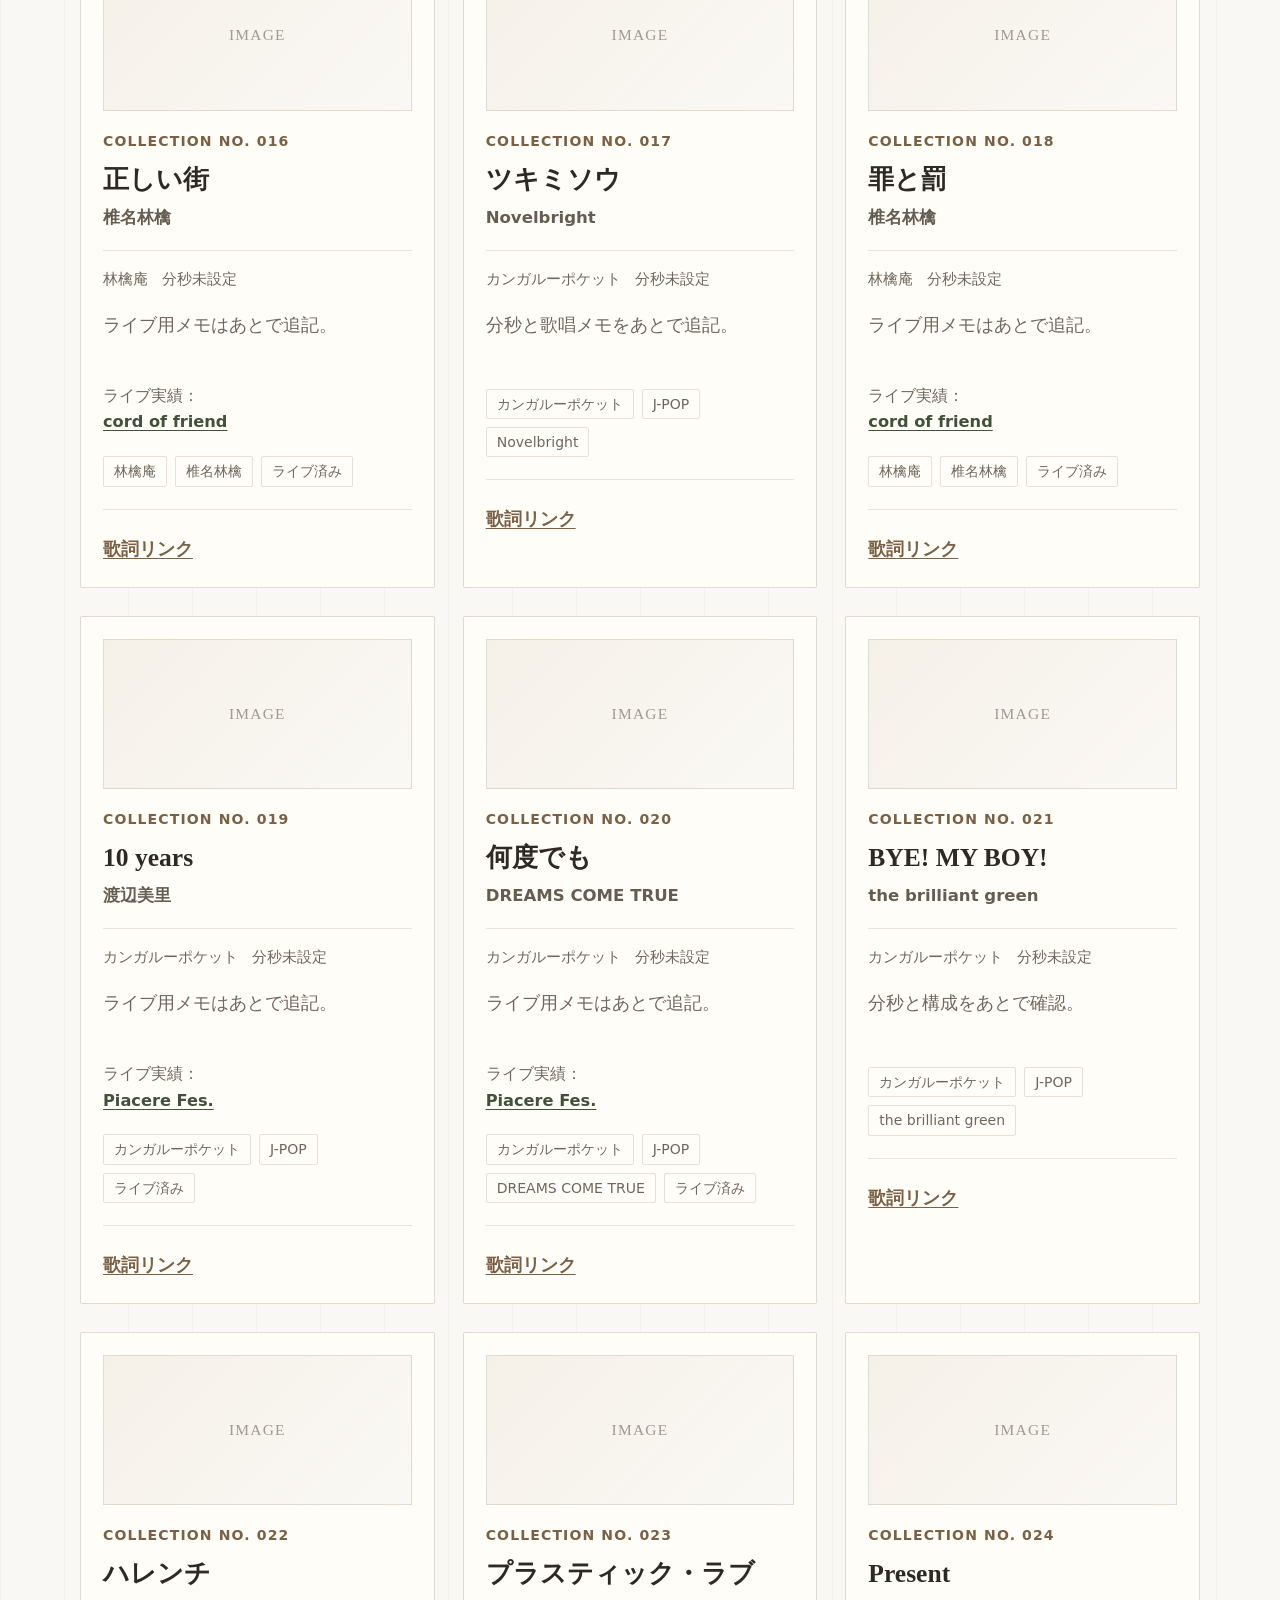
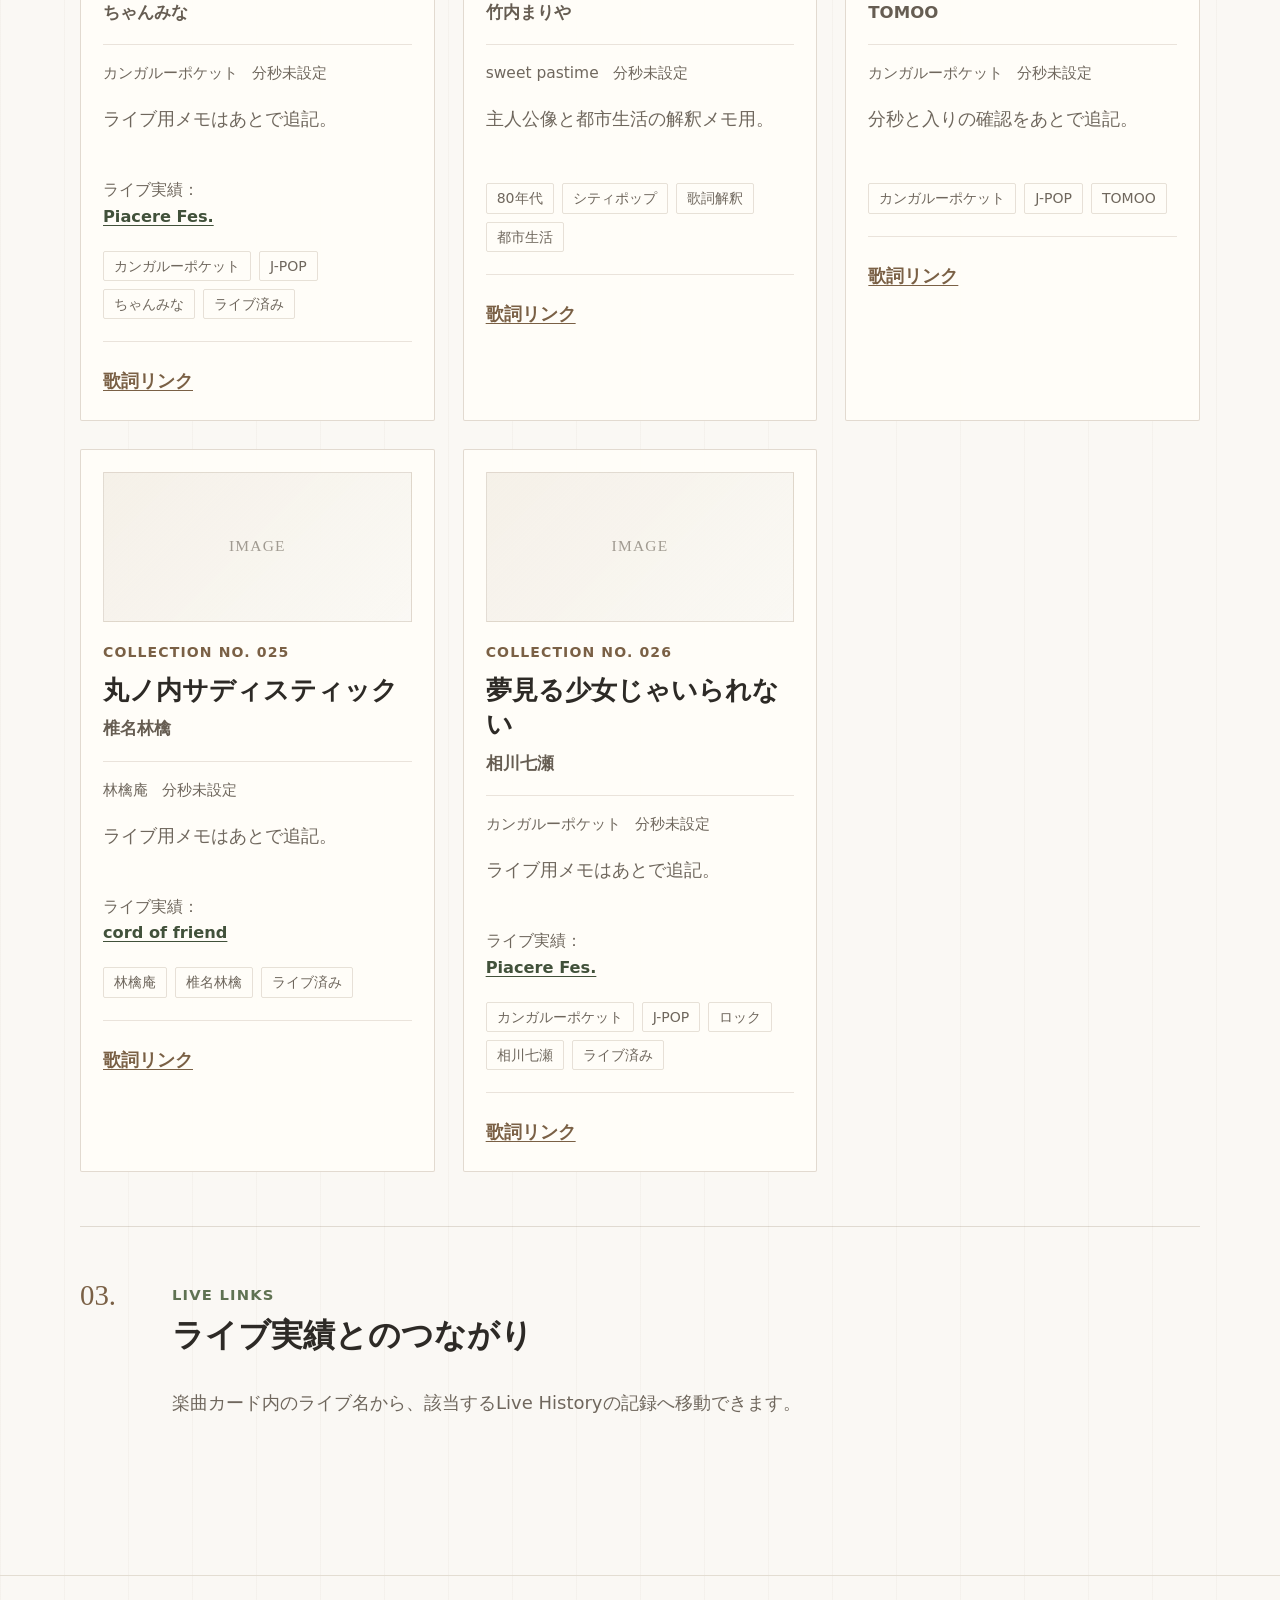
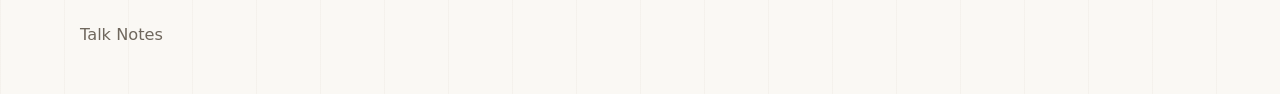
<file: songs.html>
<!DOCTYPE html>
<html lang="ja">
<head>
  <meta charset="UTF-8">
  <meta name="viewport" content="width=device-width, initial-scale=1.0">
  <title>Songs | Talk Notes</title>
  <meta name="description" content="曲名・アーティストから探す楽曲メモ。タイトル、分秒、短いメモ、歌詞リンクを管理します。">
  <link rel="stylesheet" href="assets/style.css?v=20260614-02">
  <script src="data/songs.js?v=20260613-02" defer></script>
  <script src="data/lives.js?v=20260613-01" defer></script>
  <script defer>
    document.addEventListener("DOMContentLoaded", () => {
      const bandFilters = ["すべて", "林檎庵", "sweet pastime", "カンガルーポケット", "その他"];
      const statusFilters = ["すべて", "ライブ済み", "練習中", "覚え中", "未着手", "解釈メモ"];
      const state = {
        band: "すべて",
        status: "すべて",
        query: ""
      };

      const bandList = document.querySelector("#bandList");
      const statusList = document.querySelector("#statusList");
      const searchInput = document.querySelector("#songSearchInput");
      const songsList = document.querySelector("#songsList");
      const resultCount = document.querySelector("#songResultCount");

      function escapeHtml(value) {
        return String(value ?? "")
          .replace(/&/g, "&amp;")
          .replace(/</g, "&lt;")
          .replace(/>/g, "&gt;")
          .replace(/"/g, "&quot;")
          .replace(/'/g, "&#039;");
      }

      function normalize(value) {
        return String(value ?? "").toLowerCase().trim();
      }

      function compareSongs(a, b) {
        return String(a.titleKana || a.title).localeCompare(String(b.titleKana || b.title), "ja");
      }

      function getLiveLinks(song) {
        return (typeof lives === "undefined" ? [] : lives)
          .filter((live) => (live.setlist || []).some((item) => item.songId === song.id))
          .sort((a, b) => String(a.date).localeCompare(String(b.date)))
          .map((live) => `<a href="lives.html#live-${escapeHtml(live.id)}">${escapeHtml(live.event)}</a>`);
      }

      function renderFilterButtons(target, options, activeValue, dataName) {
        target.innerHTML = options.map((option) => {
          const isActive = activeValue === option;
          return `
            <button class="filter-button${isActive ? " is-active" : ""}" type="button" data-${dataName}="${escapeHtml(option)}">
              ${escapeHtml(option)}
            </button>
          `;
        }).join("");
      }

      function matchesSong(song) {
        const bands = song.bands || [];
        const bandMatch = state.band === "すべて" || bands.includes(state.band);
        const statusMatch = state.status === "すべて" || song.status === state.status;
        const query = normalize(state.query);
        const searchText = normalize([
          song.title,
          song.titleKana,
          song.artist,
          song.memo,
          song.duration,
          song.status,
          ...(song.tags || [])
        ].join(" "));

        return bandMatch && statusMatch && (!query || searchText.includes(query));
      }

      function createSongCard(song, index) {
        const tags = (song.tags || []).map((tag) => `<span class="tag">${escapeHtml(tag)}</span>`).join("");
        const bands = (song.bands || []).join(" / ") || "未設定";
        const duration = song.duration ? escapeHtml(song.duration) : "分秒未設定";
        const memo = song.memo || "メモ未設定";
        const collectionNumber = String(index + 1).padStart(3, "0");
        const liveLinks = getLiveLinks(song);
        const liveHistory = liveLinks.length
          ? `<p class="song-live-links"><span>ライブ実績：</span>${liveLinks.join(" / ")}</p>`
          : "";
        const lyricsLink = song.lyricsUrl
          ? `<a class="external-link" href="${escapeHtml(song.lyricsUrl)}" target="_blank" rel="noopener">歌詞リンク</a>`
          : "";
        const imageFrame = song.youtubeUrl
          ? `
            <a class="song-card__image-placeholder song-card__image-link" href="${escapeHtml(song.youtubeUrl)}" target="_blank" rel="noopener">
              <span>YouTube</span>
              <small>参考動画へ</small>
            </a>
          `
          : `
            <div class="song-card__image-placeholder" aria-hidden="true">
              <span>Image</span>
            </div>
          `;

        return `
          <article id="song-${escapeHtml(song.id)}" class="song-card song-card--simple collection-card">
            ${imageFrame}
            <p class="song-card__eyebrow">Collection No. ${collectionNumber}</p>
            <h2 class="song-card__title">${escapeHtml(song.title)}</h2>
            <p class="song-card__artist">${escapeHtml(song.artist)}</p>
            <div class="song-card__meta">
              <span>${escapeHtml(bands)}</span>
              <span>${duration}</span>
            </div>
            <p class="song-card__summary">${escapeHtml(memo)}</p>
            ${liveHistory}
            <div class="tag-list" aria-label="タグ">
              ${tags}
            </div>
            <div class="link-row">
              ${lyricsLink}
            </div>
          </article>
        `;
      }

      function renderSongs() {
        const filteredSongs = songs.filter(matchesSong).slice().sort(compareSongs);
        resultCount.textContent = `${filteredSongs.length}曲`;

        if (filteredSongs.length === 0) {
          songsList.innerHTML = '<p class="empty-message">該当する楽曲メモはありません。</p>';
          return;
        }

        songsList.innerHTML = filteredSongs.map(createSongCard).join("");
      }

      bandList.addEventListener("click", (event) => {
        const button = event.target.closest("button[data-band]");
        if (!button) return;

        state.band = button.dataset.band;
        renderFilterButtons(bandList, bandFilters, state.band, "band");
        renderSongs();
      });

      statusList.addEventListener("click", (event) => {
        const button = event.target.closest("button[data-status]");
        if (!button) return;

        state.status = button.dataset.status;
        renderFilterButtons(statusList, statusFilters, state.status, "status");
        renderSongs();
      });

      searchInput.addEventListener("input", (event) => {
        state.query = event.target.value;
        renderSongs();
      });

      renderFilterButtons(bandList, bandFilters, state.band, "band");
      renderFilterButtons(statusList, statusFilters, state.status, "status");
      renderSongs();
    });
  </script>
</head>
<body class="songs-page">
  <header class="site-header museum-hero">
    <div class="container header-inner">
      <div class="breadcrumb">
        <a class="back-link" href="index.html">Talk Notesへ戻る</a>
        <a class="back-link" href="lives.html">Live Historyへ</a>
      </div>
      <p class="site-kicker museum-hero__label">Song Collection</p>
      <h1>Songs</h1>
      <p class="site-subtitle">楽曲展示室</p>
      <p class="site-description">
        歌詞本文は掲載せず、曲ごとの基本情報、歌詞リンク、ライブ実績、短いメモを整理します。
      </p>
    </div>
  </header>

  <main class="container songs-panel">
    <section class="museum-section museum-section--search" aria-label="楽曲メモの絞り込み">
      <div class="museum-section__heading">
        <p class="museum-section__number">01.</p>
        <div>
          <p class="museum-section__label">Search</p>
          <h2 class="museum-section__title">楽曲を探す</h2>
        </div>
      </div>

      <div class="controls museum-search-panel">
      <div class="search-field">
        <label for="songSearchInput">Search / 検索</label>
        <input id="songSearchInput" type="search" placeholder="曲名・アーティスト・メモ・タグで検索">
      </div>

      <div class="filter-group">
        <div>
          <p class="control-label">バンド・用途</p>
          <div id="bandList" class="filter-list" aria-label="バンドまたは用途"></div>
        </div>

        <div>
          <p class="control-label">進捗</p>
          <div id="statusList" class="filter-list" aria-label="進捗"></div>
        </div>
      </div>
      </div>
    </section>

    <section class="museum-section" aria-labelledby="songsHeading">
      <div class="museum-section__heading museum-section__heading--split">
        <p class="museum-section__number">02.</p>
        <div>
          <p class="museum-section__label">Collection</p>
          <h2 id="songsHeading" class="museum-section__title">楽曲一覧</h2>
        </div>
        <p id="songResultCount" class="result-count" aria-live="polite"></p>
      </div>
      <div id="songsList" class="songs-grid collection-grid"></div>
    </section>

    <section class="museum-section museum-section--note" aria-labelledby="liveLinksHeading">
      <div class="museum-section__heading">
        <p class="museum-section__number">03.</p>
        <div>
          <p class="museum-section__label">Live Links</p>
          <h2 id="liveLinksHeading" class="museum-section__title">ライブ実績とのつながり</h2>
        </div>
      </div>
      <p class="museum-section__description">
        楽曲カード内のライブ名から、該当するLive Historyの記録へ移動できます。
      </p>
    </section>
  </main>

  <footer class="site-footer">
    <div class="container">
      <p>Talk Notes</p>
    </div>
  </footer>
</body>
</html>
</file>
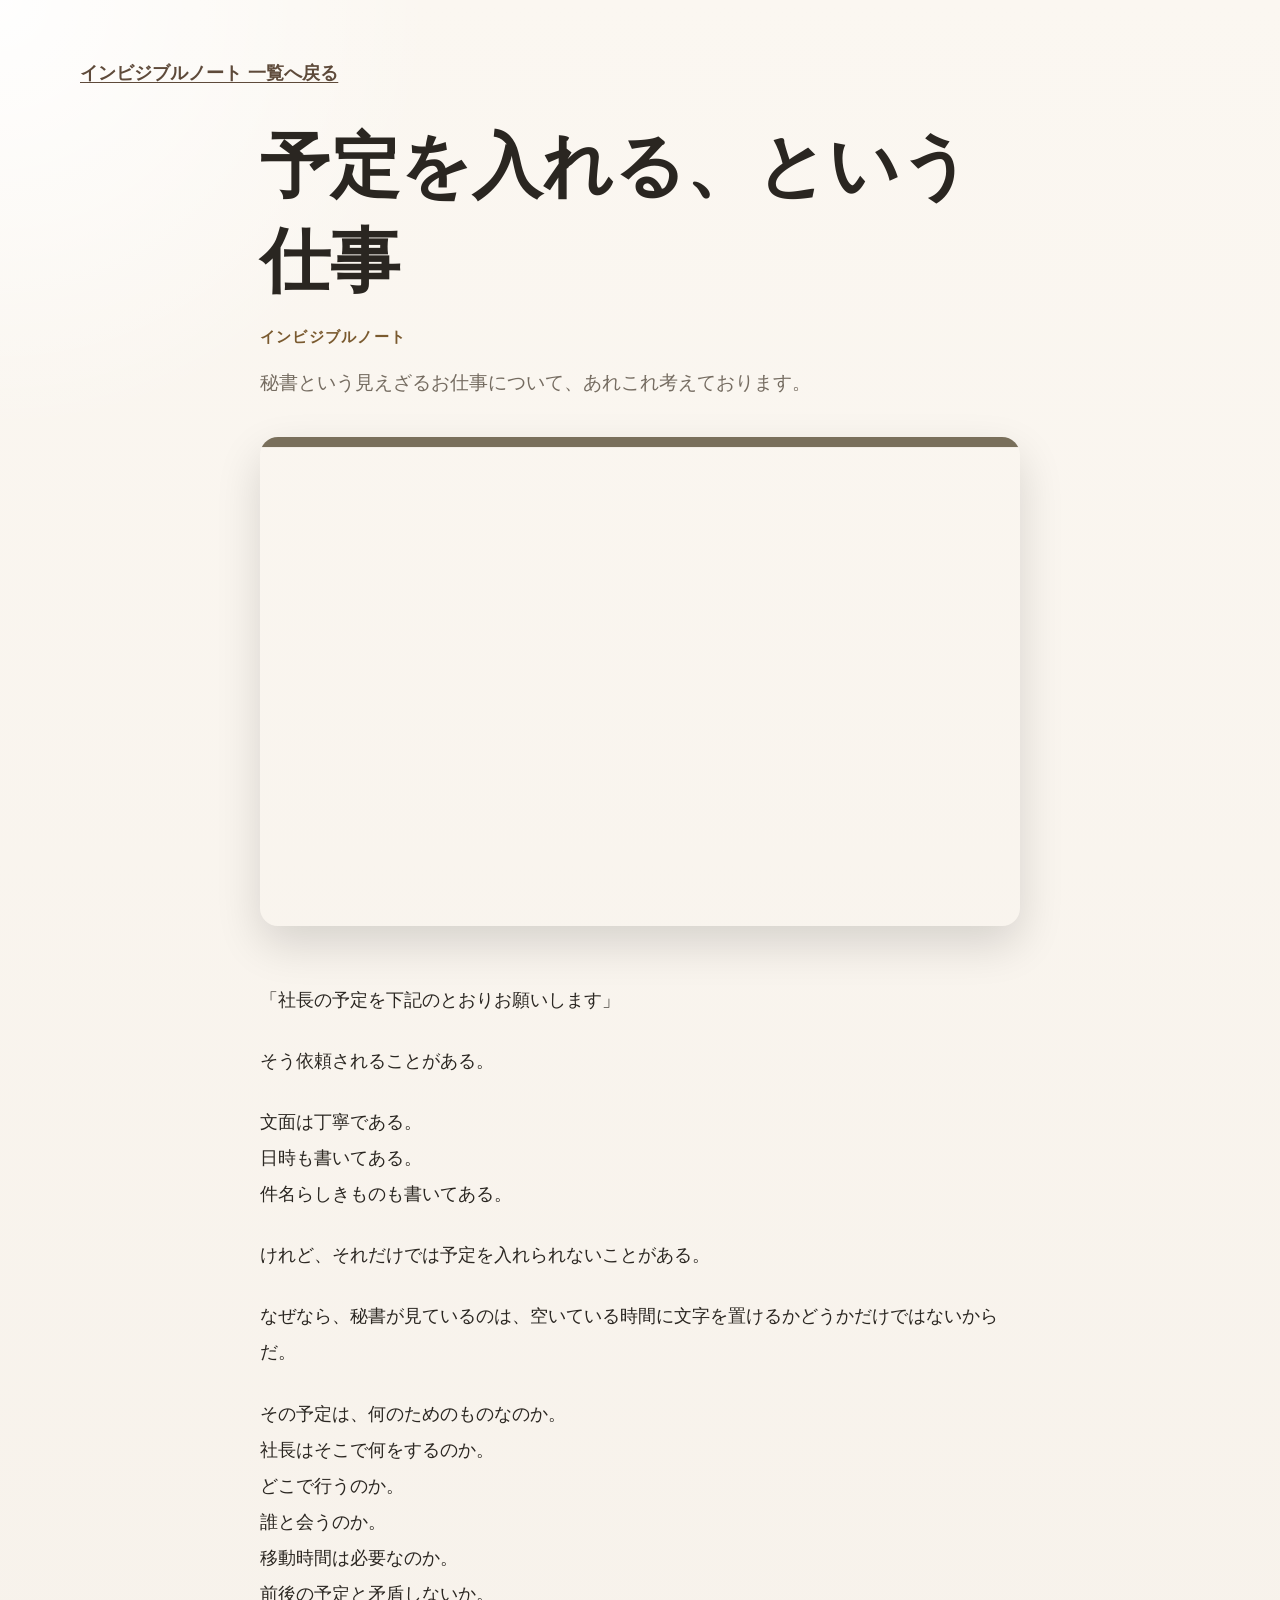
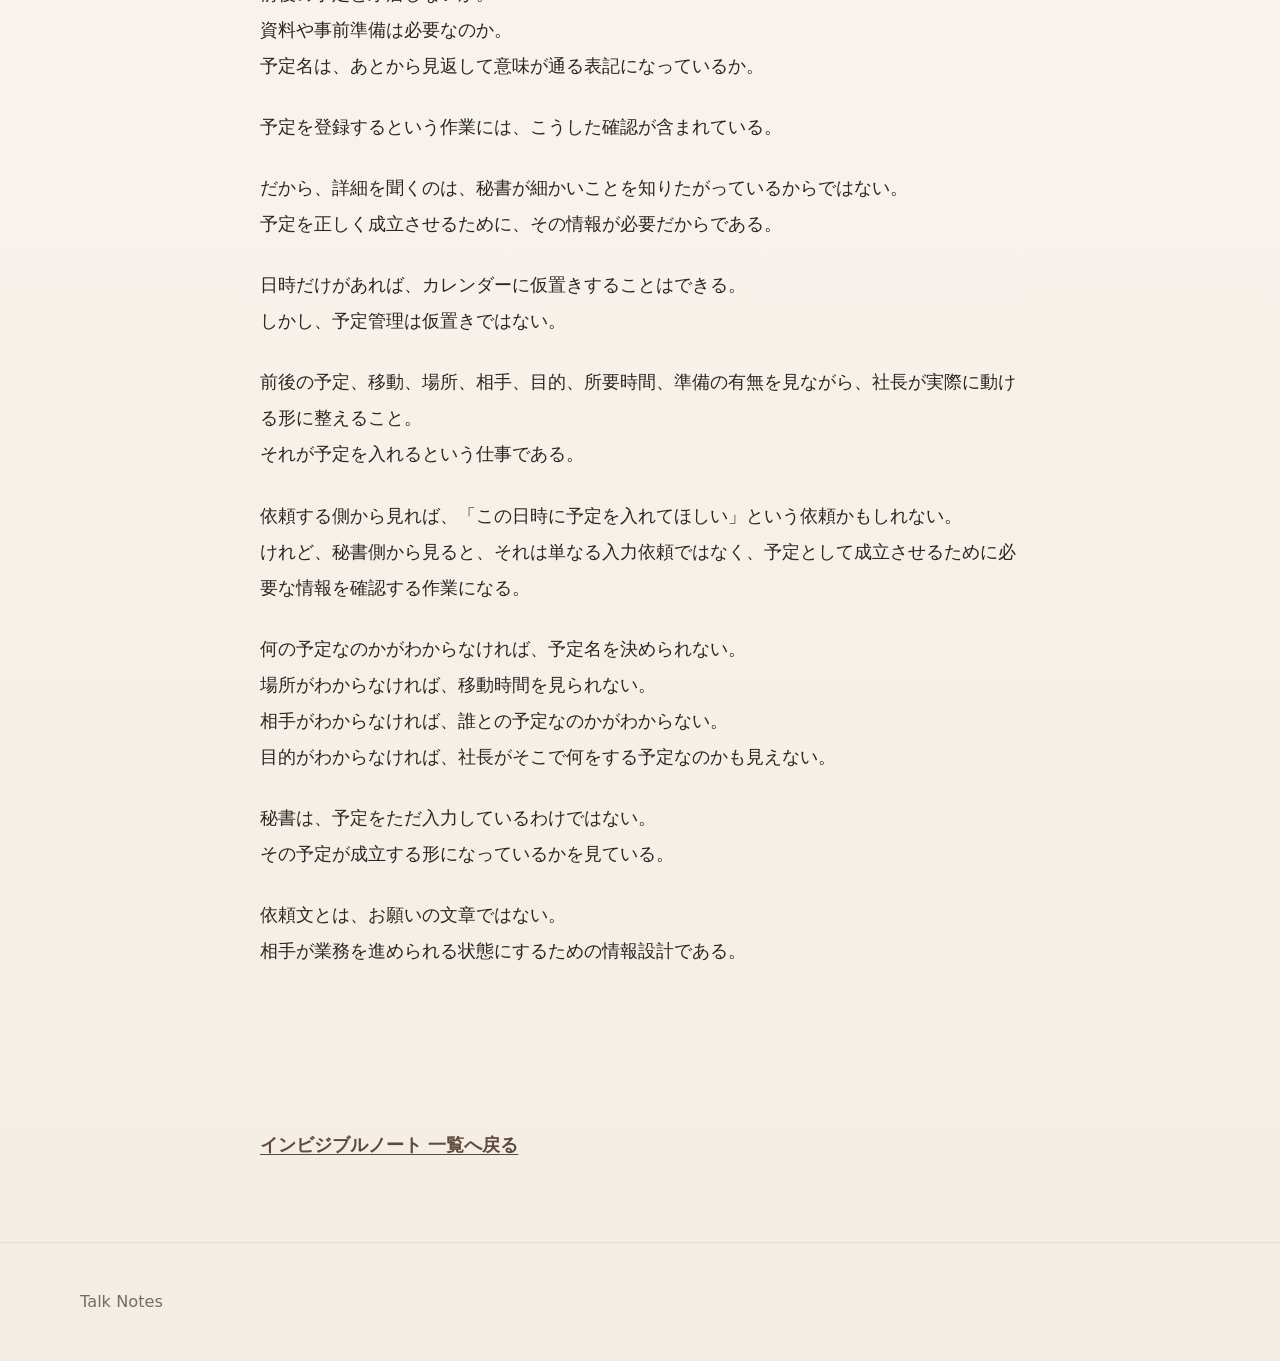
<file: invisible-work/schedule.html>
<!DOCTYPE html>
<html lang="ja">
<head>
  <meta charset="UTF-8">
  <meta name="viewport" content="width=device-width, initial-scale=1.0">
  <title>予定を入れる、という仕事 | インビジブルノート | Talk Notes</title>
  <meta name="description" content="予定は、空いている時間に文字を置くだけでは成立しない。">
  <link rel="stylesheet" href="../assets/style.css?v=20260614-01">
  <link rel="stylesheet" href="../assets/mobile-polish.css?v=20260622-01">
  <link rel="stylesheet" href="../assets/invisible-work.css?v=20260623-01">
</head>
<body>
  <header class="article-header">
    <div class="container">
      <a class="back-link" href="./index.html">インビジブルノート 一覧へ戻る</a>
    </div>
  </header>

  <main class="container article-page">
    <h1>予定を入れる、という仕事</h1>

    <p class="note-series">インビジブルノート</p>

    <p class="lead">
      秘書という見えざるお仕事について、あれこれ考えております。
    </p>

    <figure class="note-image">
      <img src="../assets/img/invisible-work-schedule.png" alt="予定を入れる、という仕事について書かれたリーガルノート">
    </figure>

    <section class="article-body">
      <p>「社長の予定を下記のとおりお願いします」</p>

      <p>そう依頼されることがある。</p>

      <p>文面は丁寧である。<br>
      日時も書いてある。<br>
      件名らしきものも書いてある。</p>

      <p>けれど、それだけでは予定を入れられないことがある。</p>

      <p>なぜなら、秘書が見ているのは、空いている時間に文字を置けるかどうかだけではないからだ。</p>

      <p>その予定は、何のためのものなのか。<br>
      社長はそこで何をするのか。<br>
      どこで行うのか。<br>
      誰と会うのか。<br>
      移動時間は必要なのか。<br>
      前後の予定と矛盾しないか。<br>
      資料や事前準備は必要なのか。<br>
      予定名は、あとから見返して意味が通る表記になっているか。</p>

      <p>予定を登録するという作業には、こうした確認が含まれている。</p>

      <p>だから、詳細を聞くのは、秘書が細かいことを知りたがっているからではない。<br>
      予定を正しく成立させるために、その情報が必要だからである。</p>

      <p>日時だけがあれば、カレンダーに仮置きすることはできる。<br>
      しかし、予定管理は仮置きではない。</p>

      <p>前後の予定、移動、場所、相手、目的、所要時間、準備の有無を見ながら、社長が実際に動ける形に整えること。<br>
      それが予定を入れるという仕事である。</p>

      <p>依頼する側から見れば、「この日時に予定を入れてほしい」という依頼かもしれない。<br>
      けれど、秘書側から見ると、それは単なる入力依頼ではなく、予定として成立させるために必要な情報を確認する作業になる。</p>

      <p>何の予定なのかがわからなければ、予定名を決められない。<br>
      場所がわからなければ、移動時間を見られない。<br>
      相手がわからなければ、誰との予定なのかがわからない。<br>
      目的がわからなければ、社長がそこで何をする予定なのかも見えない。</p>

      <p>秘書は、予定をただ入力しているわけではない。<br>
      その予定が成立する形になっているかを見ている。</p>

      <p>依頼文とは、お願いの文章ではない。<br>
      相手が業務を進められる状態にするための情報設計である。</p>
    </section>

    <p class="back-link">
      <a href="./index.html">インビジブルノート 一覧へ戻る</a>
    </p>
  </main>

  <footer class="site-footer">
    <div class="container">
      <p>Talk Notes</p>
    </div>
  </footer>
</body>
</html>
</file>
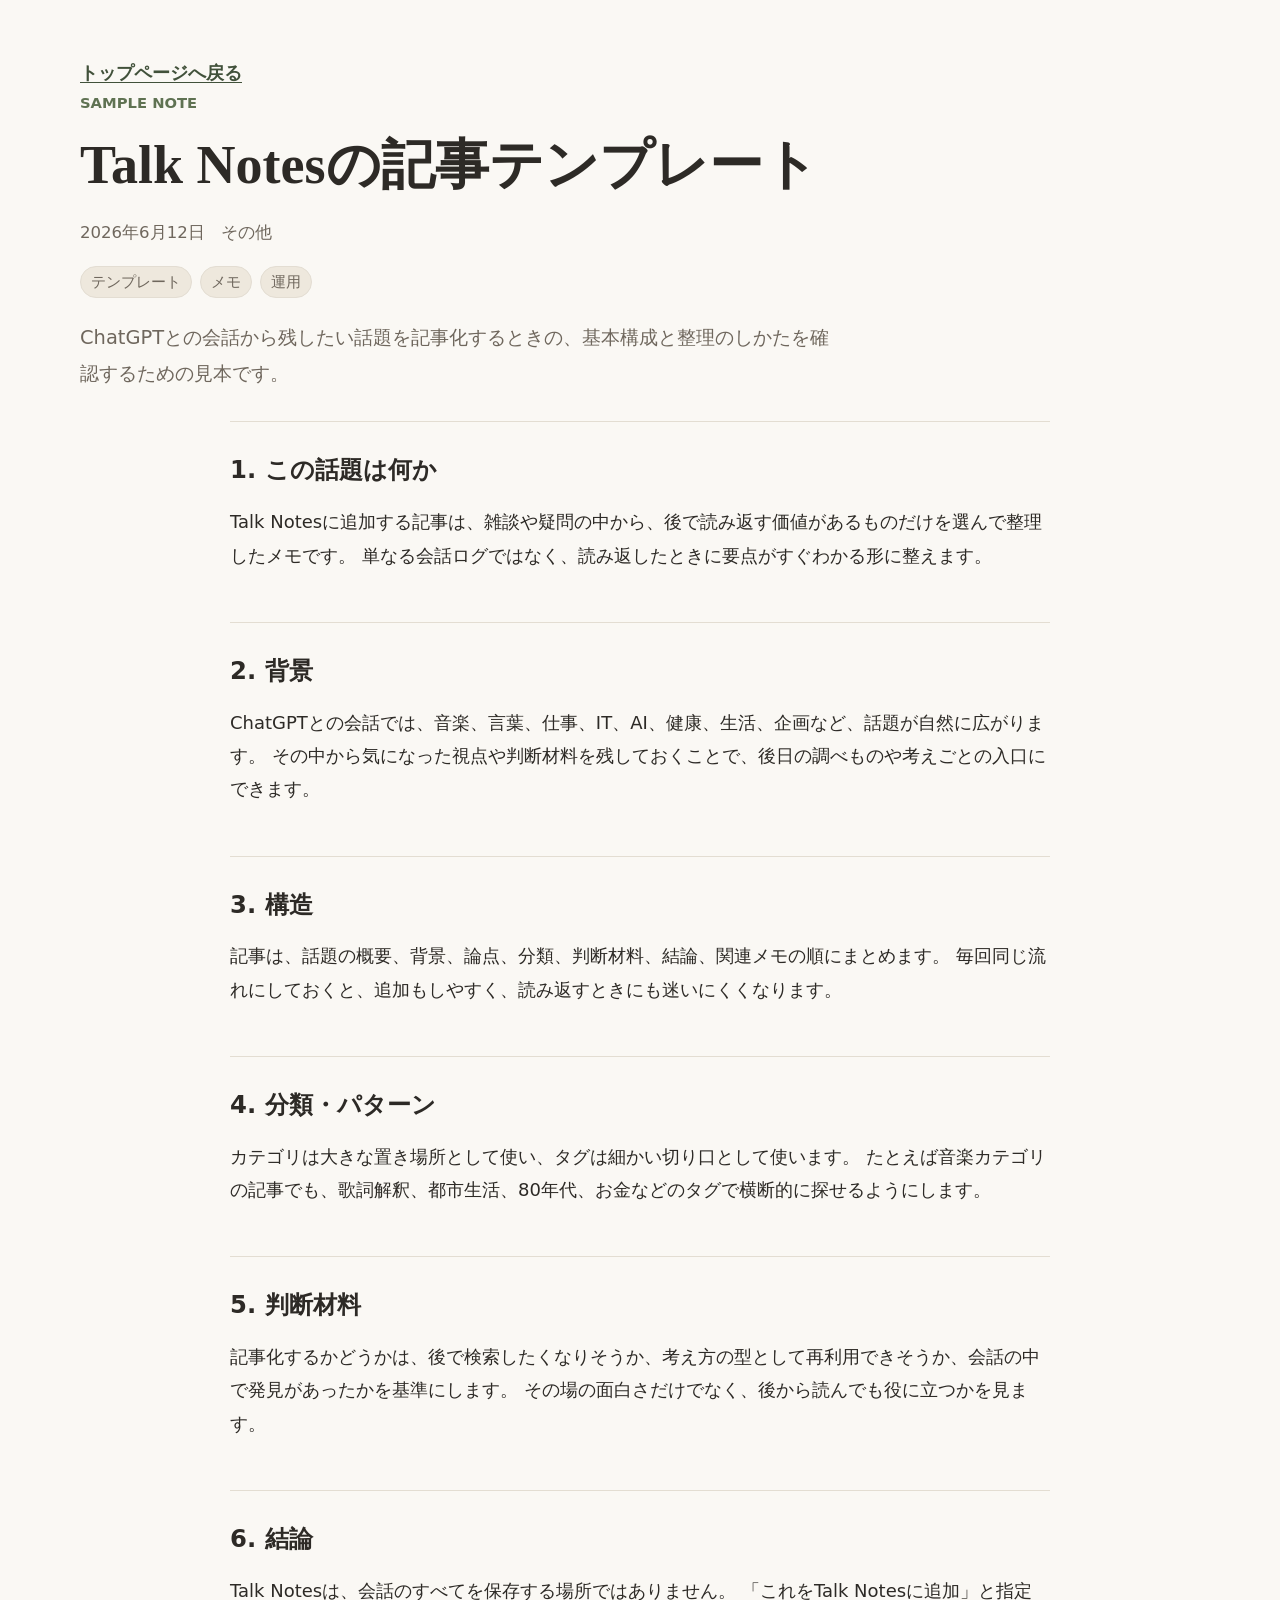
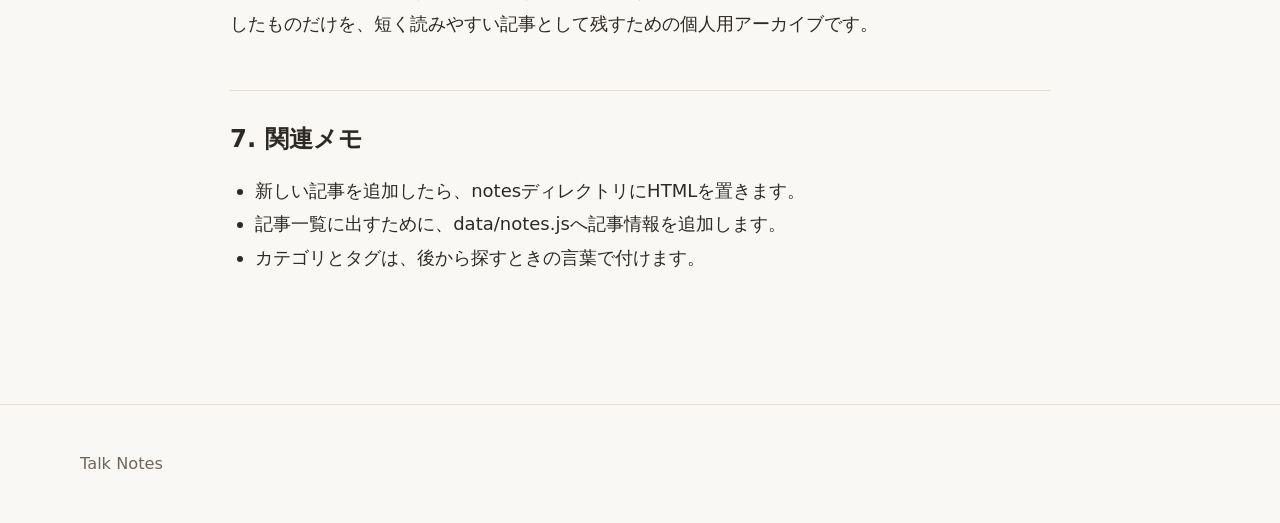
<file: notes/sample.html>
<!DOCTYPE html>
<html lang="ja">
<head>
  <meta charset="UTF-8">
  <meta name="viewport" content="width=device-width, initial-scale=1.0">
  <title>Talk Notesの記事テンプレート | Talk Notes</title>
  <meta name="description" content="ChatGPTとの会話から残したい話題を記事化するときの基本構成と整理のしかたを確認するための見本です。">
  <link rel="stylesheet" href="../assets/style.css">
</head>
<body>
  <header class="article-header">
    <div class="container">
      <a class="back-link" href="../index.html">トップページへ戻る</a>
      <p class="site-kicker">Sample note</p>
      <h1>Talk Notesの記事テンプレート</h1>
      <div class="article-meta">
        <time datetime="2026-06-12">2026年6月12日</time>
        <span>その他</span>
      </div>
      <div class="tag-list" aria-label="タグ">
        <span class="tag">テンプレート</span>
        <span class="tag">メモ</span>
        <span class="tag">運用</span>
      </div>
      <p class="article-summary">
        ChatGPTとの会話から残したい話題を記事化するときの、基本構成と整理のしかたを確認するための見本です。
      </p>
    </div>
  </header>

  <main class="container article-body">
    <section>
      <h2>1. この話題は何か</h2>
      <p>
        Talk Notesに追加する記事は、雑談や疑問の中から、後で読み返す価値があるものだけを選んで整理したメモです。
        単なる会話ログではなく、読み返したときに要点がすぐわかる形に整えます。
      </p>
    </section>

    <section>
      <h2>2. 背景</h2>
      <p>
        ChatGPTとの会話では、音楽、言葉、仕事、IT、AI、健康、生活、企画など、話題が自然に広がります。
        その中から気になった視点や判断材料を残しておくことで、後日の調べものや考えごとの入口にできます。
      </p>
    </section>

    <section>
      <h2>3. 構造</h2>
      <p>
        記事は、話題の概要、背景、論点、分類、判断材料、結論、関連メモの順にまとめます。
        毎回同じ流れにしておくと、追加もしやすく、読み返すときにも迷いにくくなります。
      </p>
    </section>

    <section>
      <h2>4. 分類・パターン</h2>
      <p>
        カテゴリは大きな置き場所として使い、タグは細かい切り口として使います。
        たとえば音楽カテゴリの記事でも、歌詞解釈、都市生活、80年代、お金などのタグで横断的に探せるようにします。
      </p>
    </section>

    <section>
      <h2>5. 判断材料</h2>
      <p>
        記事化するかどうかは、後で検索したくなりそうか、考え方の型として再利用できそうか、会話の中で発見があったかを基準にします。
        その場の面白さだけでなく、後から読んでも役に立つかを見ます。
      </p>
    </section>

    <section>
      <h2>6. 結論</h2>
      <p>
        Talk Notesは、会話のすべてを保存する場所ではありません。
        「これをTalk Notesに追加」と指定したものだけを、短く読みやすい記事として残すための個人用アーカイブです。
      </p>
    </section>

    <section>
      <h2>7. 関連メモ</h2>
      <ul>
        <li>新しい記事を追加したら、notesディレクトリにHTMLを置きます。</li>
        <li>記事一覧に出すために、data/notes.jsへ記事情報を追加します。</li>
        <li>カテゴリとタグは、後から探すときの言葉で付けます。</li>
      </ul>
    </section>
  </main>

  <footer class="site-footer">
    <div class="container">
      <p>Talk Notes</p>
    </div>
  </footer>
</body>
</html>
</file>
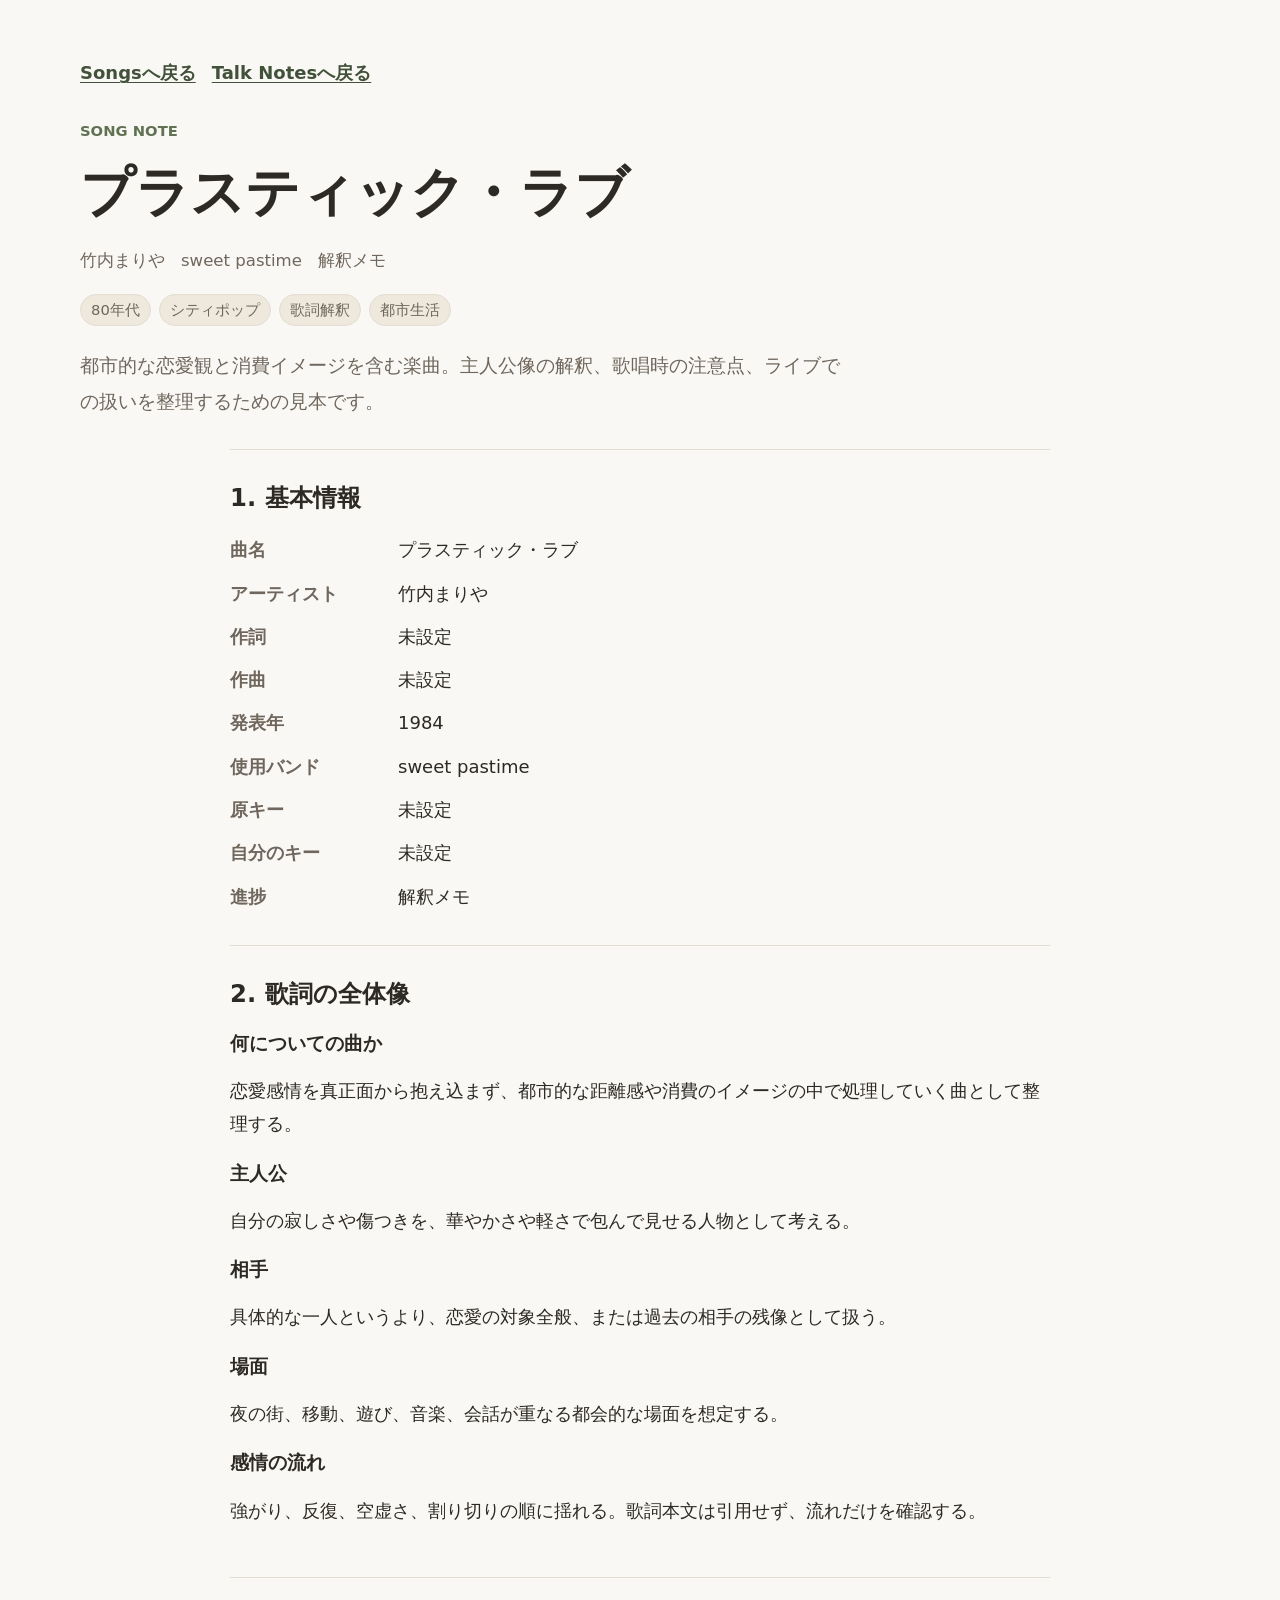
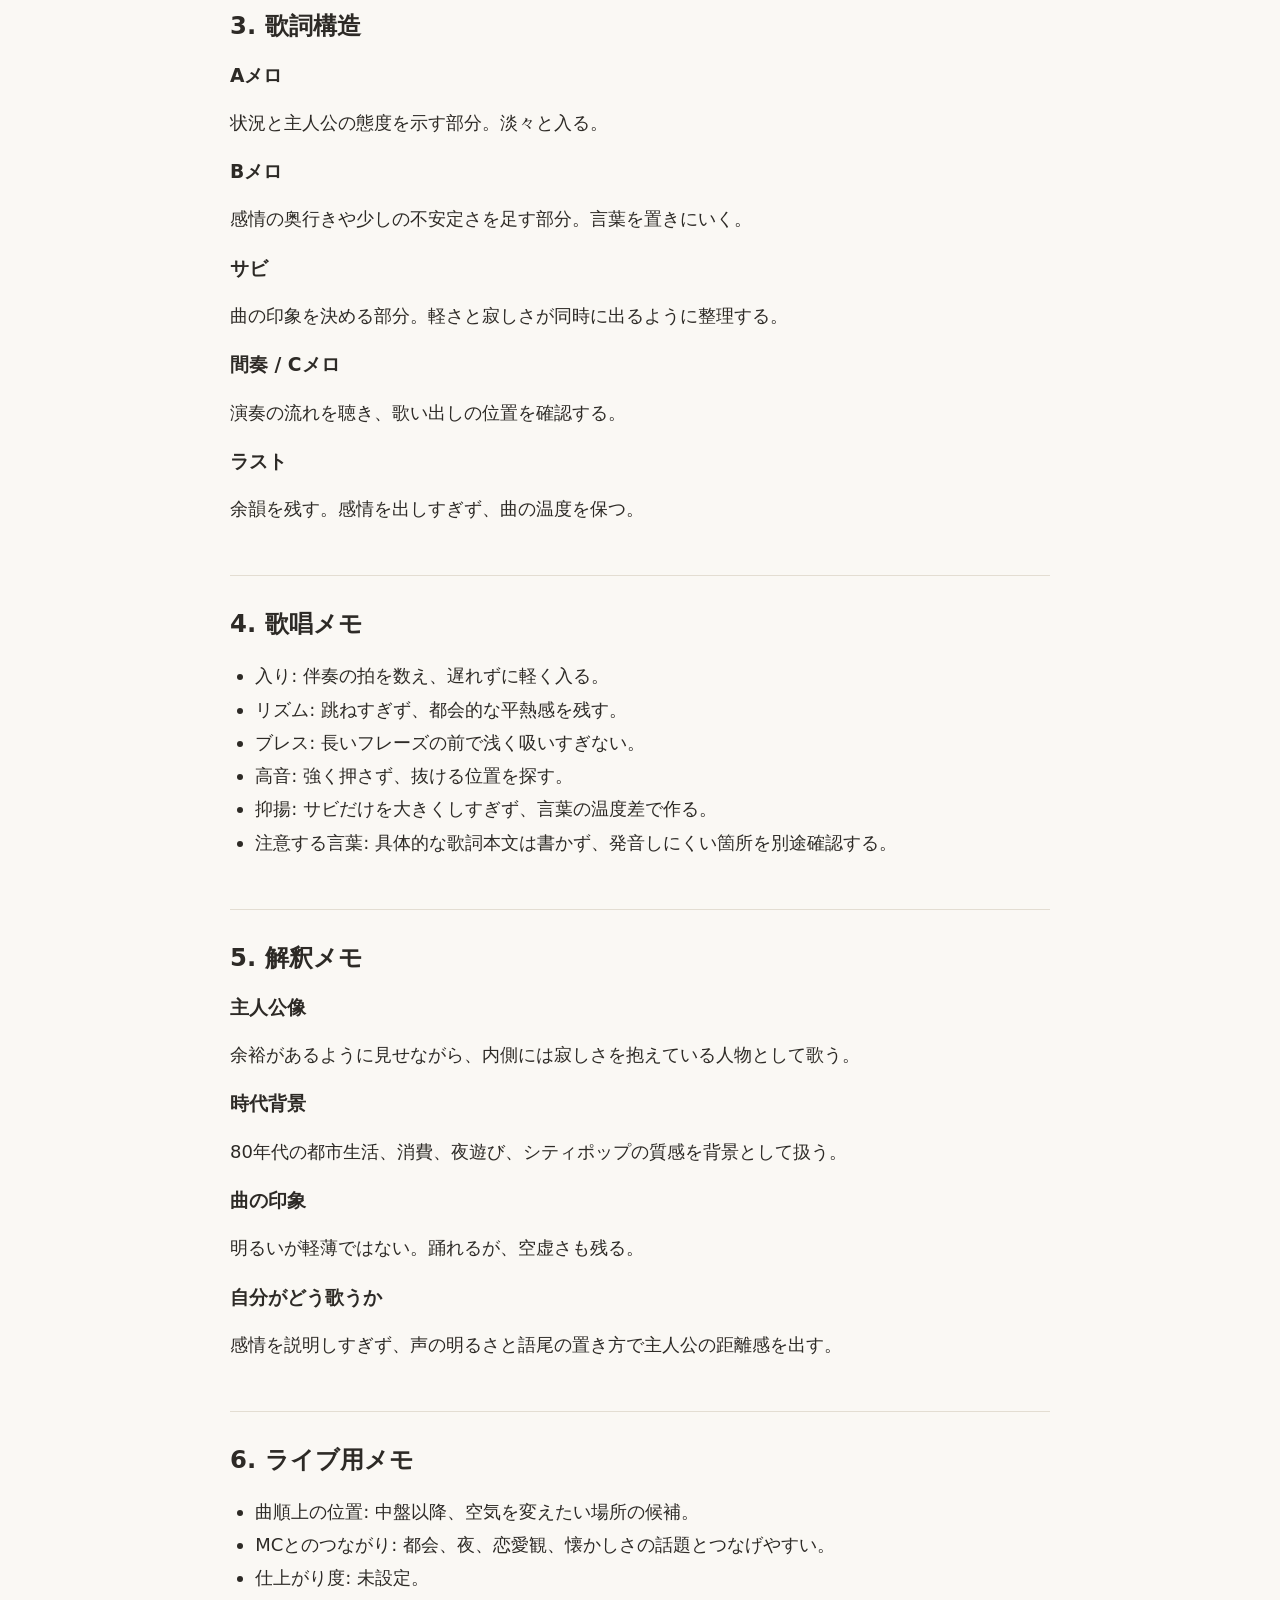
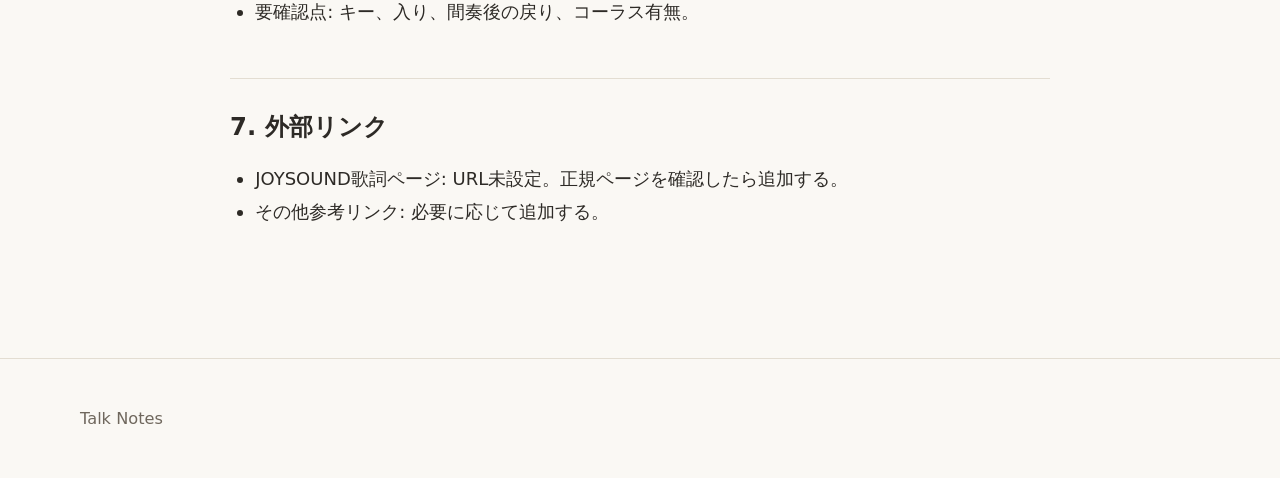
<file: notes/songs/sample-song.html>
<!DOCTYPE html>
<html lang="ja">
<head>
  <meta charset="UTF-8">
  <meta name="viewport" content="width=device-width, initial-scale=1.0">
  <title>プラスティック・ラブ | Songs | Talk Notes</title>
  <meta name="description" content="歌詞本文を掲載せず、曲ごとの基本情報、歌唱メモ、解釈メモ、ライブ用メモを整理する楽曲メモの見本です。">
  <link rel="stylesheet" href="../../assets/style.css">
</head>
<body>
  <header class="article-header">
    <div class="container">
      <nav class="breadcrumb" aria-label="移動リンク">
        <a class="back-link" href="../../songs.html">Songsへ戻る</a>
        <a class="back-link" href="../../index.html">Talk Notesへ戻る</a>
      </nav>
      <p class="site-kicker">Song note</p>
      <h1>プラスティック・ラブ</h1>
      <div class="article-meta">
        <span>竹内まりや</span>
        <span>sweet pastime</span>
        <span>解釈メモ</span>
      </div>
      <div class="tag-list" aria-label="タグ">
        <span class="tag">80年代</span>
        <span class="tag">シティポップ</span>
        <span class="tag">歌詞解釈</span>
        <span class="tag">都市生活</span>
      </div>
      <p class="article-summary">
        都市的な恋愛観と消費イメージを含む楽曲。主人公像の解釈、歌唱時の注意点、ライブでの扱いを整理するための見本です。
      </p>
    </div>
  </header>

  <main class="container article-body">
    <section>
      <h2>1. 基本情報</h2>
      <dl class="info-list">
        <dt>曲名</dt>
        <dd>プラスティック・ラブ</dd>
        <dt>アーティスト</dt>
        <dd>竹内まりや</dd>
        <dt>作詞</dt>
        <dd>未設定</dd>
        <dt>作曲</dt>
        <dd>未設定</dd>
        <dt>発表年</dt>
        <dd>1984</dd>
        <dt>使用バンド</dt>
        <dd>sweet pastime</dd>
        <dt>原キー</dt>
        <dd>未設定</dd>
        <dt>自分のキー</dt>
        <dd>未設定</dd>
        <dt>進捗</dt>
        <dd>解釈メモ</dd>
      </dl>
    </section>

    <section>
      <h2>2. 歌詞の全体像</h2>
      <h3>何についての曲か</h3>
      <p>恋愛感情を真正面から抱え込まず、都市的な距離感や消費のイメージの中で処理していく曲として整理する。</p>
      <h3>主人公</h3>
      <p>自分の寂しさや傷つきを、華やかさや軽さで包んで見せる人物として考える。</p>
      <h3>相手</h3>
      <p>具体的な一人というより、恋愛の対象全般、または過去の相手の残像として扱う。</p>
      <h3>場面</h3>
      <p>夜の街、移動、遊び、音楽、会話が重なる都会的な場面を想定する。</p>
      <h3>感情の流れ</h3>
      <p>強がり、反復、空虚さ、割り切りの順に揺れる。歌詞本文は引用せず、流れだけを確認する。</p>
    </section>

    <section>
      <h2>3. 歌詞構造</h2>
      <h3>Aメロ</h3>
      <p>状況と主人公の態度を示す部分。淡々と入る。</p>
      <h3>Bメロ</h3>
      <p>感情の奥行きや少しの不安定さを足す部分。言葉を置きにいく。</p>
      <h3>サビ</h3>
      <p>曲の印象を決める部分。軽さと寂しさが同時に出るように整理する。</p>
      <h3>間奏 / Cメロ</h3>
      <p>演奏の流れを聴き、歌い出しの位置を確認する。</p>
      <h3>ラスト</h3>
      <p>余韻を残す。感情を出しすぎず、曲の温度を保つ。</p>
    </section>

    <section>
      <h2>4. 歌唱メモ</h2>
      <ul>
        <li>入り: 伴奏の拍を数え、遅れずに軽く入る。</li>
        <li>リズム: 跳ねすぎず、都会的な平熱感を残す。</li>
        <li>ブレス: 長いフレーズの前で浅く吸いすぎない。</li>
        <li>高音: 強く押さず、抜ける位置を探す。</li>
        <li>抑揚: サビだけを大きくしすぎず、言葉の温度差で作る。</li>
        <li>注意する言葉: 具体的な歌詞本文は書かず、発音しにくい箇所を別途確認する。</li>
      </ul>
    </section>

    <section>
      <h2>5. 解釈メモ</h2>
      <h3>主人公像</h3>
      <p>余裕があるように見せながら、内側には寂しさを抱えている人物として歌う。</p>
      <h3>時代背景</h3>
      <p>80年代の都市生活、消費、夜遊び、シティポップの質感を背景として扱う。</p>
      <h3>曲の印象</h3>
      <p>明るいが軽薄ではない。踊れるが、空虚さも残る。</p>
      <h3>自分がどう歌うか</h3>
      <p>感情を説明しすぎず、声の明るさと語尾の置き方で主人公の距離感を出す。</p>
    </section>

    <section>
      <h2>6. ライブ用メモ</h2>
      <ul>
        <li>曲順上の位置: 中盤以降、空気を変えたい場所の候補。</li>
        <li>MCとのつながり: 都会、夜、恋愛観、懐かしさの話題とつなげやすい。</li>
        <li>仕上がり度: 未設定。</li>
        <li>要確認点: キー、入り、間奏後の戻り、コーラス有無。</li>
      </ul>
    </section>

    <section>
      <h2>7. 外部リンク</h2>
      <ul>
        <li>JOYSOUND歌詞ページ: URL未設定。正規ページを確認したら追加する。</li>
        <li>その他参考リンク: 必要に応じて追加する。</li>
      </ul>
    </section>
  </main>

  <footer class="site-footer">
    <div class="container">
      <p>Talk Notes</p>
    </div>
  </footer>
</body>
</html>
</file>
<file: assets/style.css>
:root {
  --color-background: #faf8f4;
  --color-surface: #fffdf8;
  --color-text: #2d2a26;
  --color-muted: #6f675d;
  --color-border: #e3ddd2;
  --color-accent: #5f7252;
  --color-accent-dark: #41513a;
  --color-brown: #7a6045;
  --color-soft: #eee8dd;
  --color-soft-green: #eef2ea;
  --shadow-card: 0 12px 30px rgba(60, 47, 32, 0.08);
  --font-body: "Hiragino Sans", "Yu Gothic", "Yu Gothic UI", Meiryo, system-ui, sans-serif;
  --font-serif: "Yu Mincho", "Hiragino Mincho ProN", serif;
}

* {
  box-sizing: border-box;
}

html {
  font-size: 18px;
}

body {
  margin: 0;
  background: var(--color-background);
  color: var(--color-text);
  font-family: var(--font-body);
  line-height: 1.85;
}

a {
  color: var(--color-accent-dark);
  text-decoration-thickness: 0.08em;
  text-underline-offset: 0.18em;
}

a:hover {
  color: var(--color-accent);
}

.container {
  width: min(1120px, calc(100% - 32px));
  margin: 0 auto;
}

.site-header {
  padding: 72px 0 48px;
  border-bottom: 1px solid var(--color-border);
}

.header-inner {
  max-width: 820px;
}

.site-kicker,
.section-kicker {
  margin: 0 0 12px;
  color: var(--color-accent);
  font-size: 0.82rem;
  font-weight: 700;
  letter-spacing: 0;
  text-transform: uppercase;
}

h1,
h2,
h3 {
  margin: 0;
  line-height: 1.35;
  letter-spacing: 0;
}

h1 {
  font-family: var(--font-serif);
  font-size: 3rem;
  font-weight: 700;
}

.site-subtitle {
  margin: 14px 0 0;
  color: var(--color-accent-dark);
  font-size: 1.25rem;
  font-weight: 700;
}

.site-description {
  margin: 20px 0 0;
  color: var(--color-muted);
  font-size: 1.05rem;
}

.entry-section {
  display: grid;
  grid-template-columns: repeat(2, minmax(0, 1fr));
  gap: 20px;
  padding: 44px 0 36px;
}

.entry-card {
  display: flex;
  min-height: 250px;
  flex-direction: column;
  border: 1px solid var(--color-border);
  border-radius: 8px;
  background: var(--color-surface);
  box-shadow: var(--shadow-card);
  color: var(--color-text);
  padding: 28px;
  text-decoration: none;
}

.entry-card--primary {
  background: var(--color-soft-green);
}

.entry-card__label {
  color: var(--color-accent);
  font-size: 0.88rem;
  font-weight: 700;
  text-transform: uppercase;
}

.entry-card__icon {
  display: block;
  width: 64px;
  height: 64px;
  margin: 0.5rem 0 0.75rem;
  object-fit: cover;
  border-radius: 999px;
}

.entry-card h2 {
  margin-top: 10px;
  font-size: 1.65rem;
}

.entry-card p {
  margin: 16px 0 0;
  color: var(--color-muted);
}

.entry-card__link {
  margin-top: auto;
  padding-top: 24px;
  color: var(--color-accent-dark);
  font-weight: 700;
}

.notes-panel,
.songs-panel {
  padding: 16px 0 72px;
}

.section-heading {
  display: flex;
  align-items: baseline;
  justify-content: space-between;
  gap: 20px;
  margin-bottom: 22px;
}

.section-heading h2 {
  font-size: 1.45rem;
}

.result-count {
  margin: 0;
  color: var(--color-muted);
  font-size: 0.9rem;
}

.compact-controls,
.controls {
  display: grid;
  gap: 24px;
  margin-bottom: 28px;
}

.search-field {
  display: grid;
  gap: 8px;
  max-width: 680px;
}

.search-field label,
.control-label {
  margin: 0;
  color: var(--color-muted);
  font-size: 0.9rem;
  font-weight: 700;
}

.search-field input {
  width: 100%;
  min-height: 52px;
  border: 1px solid var(--color-border);
  border-radius: 8px;
  background: var(--color-surface);
  color: var(--color-text);
  font: inherit;
  padding: 10px 16px;
  outline: none;
}

.search-field input:focus {
  border-color: var(--color-accent);
  box-shadow: 0 0 0 3px rgba(95, 114, 82, 0.14);
}

.filter-group {
  display: grid;
  gap: 18px;
}

.filter-list {
  display: flex;
  flex-wrap: wrap;
  gap: 10px;
  margin-top: 10px;
}

.filter-button {
  min-height: 42px;
  border: 1px solid var(--color-border);
  border-radius: 8px;
  background: var(--color-surface);
  color: var(--color-muted);
  cursor: pointer;
  font: inherit;
  font-size: 0.94rem;
  padding: 6px 14px;
}

.filter-button:hover,
.filter-button.is-active {
  border-color: var(--color-accent);
  background: var(--color-accent);
  color: #fffdf8;
}

.notes-grid,
.songs-grid {
  display: grid;
  grid-template-columns: repeat(auto-fit, minmax(290px, 1fr));
  gap: 20px;
}

.note-card,
.song-card {
  display: flex;
  min-height: 330px;
  flex-direction: column;
  border: 1px solid var(--color-border);
  border-radius: 8px;
  background: var(--color-surface);
  box-shadow: var(--shadow-card);
  padding: 24px;
}

.song-card {
  scroll-margin-top: 24px;
}

.song-card--simple {
  min-height: 260px;
}

.song-card:target {
  border-color: var(--color-accent);
  box-shadow: 0 0 0 3px rgba(95, 114, 82, 0.18), var(--shadow-card);
}

.live-card {
  scroll-margin-top: 24px;
}

.live-card:target {
  border-color: var(--color-accent);
  box-shadow: 0 0 0 3px rgba(95, 114, 82, 0.18), var(--shadow-card);
}

.note-card__meta,
.song-card__meta {
  display: flex;
  flex-wrap: wrap;
  gap: 8px 14px;
  color: var(--color-muted);
  font-size: 0.86rem;
}

.note-card__title,
.song-card__title {
  margin-top: 14px;
  font-size: 1.25rem;
}

.song-card__artist {
  margin: 6px 0 0;
  color: var(--color-brown);
  font-weight: 700;
}

.note-card__summary,
.song-card__summary {
  display: -webkit-box;
  margin: 14px 0 0;
  overflow: hidden;
  color: var(--color-muted);
  -webkit-box-orient: vertical;
  -webkit-line-clamp: 3;
}

.song-live-links {
  margin: 14px 0 0;
  color: var(--color-muted);
  font-size: 0.9rem;
  line-height: 1.65;
}

.song-live-links span {
  display: block;
}

.song-live-links a {
  font-weight: 700;
}

.tag-list {
  display: flex;
  flex-wrap: wrap;
  gap: 8px;
  margin-top: 18px;
}

.tag,
.status-pill {
  border: 1px solid var(--color-border);
  border-radius: 999px;
  background: var(--color-soft);
  color: var(--color-muted);
  font-size: 0.82rem;
  line-height: 1.45;
  padding: 4px 10px;
}

.status-pill {
  border-color: rgba(95, 114, 82, 0.35);
  background: var(--color-soft-green);
  color: var(--color-accent-dark);
  font-weight: 700;
}

.link-row {
  display: flex;
  flex-wrap: wrap;
  gap: 12px;
  margin-top: auto;
  padding-top: 22px;
}

.read-link,
.external-link,
.pending-link {
  align-self: flex-start;
  font-weight: 700;
}

.external-link {
  color: var(--color-brown);
}

.pending-link {
  color: var(--color-muted);
  font-size: 0.9rem;
}

.songs-page {
  background:
    linear-gradient(90deg, rgba(122, 96, 69, 0.04) 1px, transparent 1px),
    var(--color-background);
  background-size: 64px 64px;
}

.museum-hero {
  position: relative;
  overflow: hidden;
  padding: 92px 0 76px;
  border-bottom: 1px solid rgba(122, 96, 69, 0.22);
  background:
    linear-gradient(135deg, rgba(255, 253, 248, 0.94), rgba(244, 239, 228, 0.86)),
    var(--color-background);
}

.museum-hero::after {
  position: absolute;
  right: max(24px, calc((100vw - 1120px) / 2));
  bottom: 42px;
  width: min(34vw, 320px);
  height: 1px;
  background: var(--color-brown);
  content: "";
  opacity: 0.45;
}

.museum-hero .header-inner {
  max-width: 880px;
}

.museum-hero__label {
  color: var(--color-brown);
  font-family: var(--font-serif);
}

.museum-hero h1 {
  margin-top: 8px;
  color: #24211d;
  font-size: clamp(3rem, 8vw, 6rem);
  font-weight: 500;
}

.songs-page .site-subtitle {
  margin-top: 18px;
  color: var(--color-accent-dark);
  font-family: var(--font-serif);
  font-size: 1.55rem;
  font-weight: 600;
}

.songs-page .site-description {
  max-width: 720px;
  margin-top: 24px;
  color: #5f574d;
}

.museum-section {
  border-top: 1px solid rgba(122, 96, 69, 0.2);
  padding: 54px 0;
}

.museum-section--search {
  border-top: 0;
  padding-top: 48px;
}

.museum-section--note {
  padding-bottom: 84px;
}

.museum-section__heading {
  display: grid;
  grid-template-columns: 72px minmax(0, 1fr);
  gap: 20px;
  align-items: start;
  margin-bottom: 28px;
}

.museum-section__heading--split {
  grid-template-columns: 72px minmax(0, 1fr) auto;
  align-items: end;
}

.museum-section__number {
  margin: 0;
  color: var(--color-brown);
  font-family: var(--font-serif);
  font-size: 1.6rem;
  line-height: 1;
}

.museum-section__label {
  margin: 0 0 6px;
  color: var(--color-accent);
  font-size: 0.82rem;
  font-weight: 700;
  letter-spacing: 0.08em;
  text-transform: uppercase;
}

.museum-section__title {
  font-family: var(--font-serif);
  font-size: 1.8rem;
  font-weight: 600;
}

.museum-section__description {
  max-width: 720px;
  margin: 0 0 0 92px;
  color: var(--color-muted);
}

.museum-search-panel {
  border: 1px solid rgba(122, 96, 69, 0.2);
  border-radius: 2px;
  background: rgba(255, 253, 248, 0.88);
  box-shadow: 0 18px 45px rgba(60, 47, 32, 0.055);
  padding: 30px;
}

.songs-page .search-field {
  max-width: none;
}

.songs-page .search-field label,
.songs-page .control-label {
  color: var(--color-brown);
  letter-spacing: 0.04em;
}

.songs-page .search-field input {
  min-height: 62px;
  border-radius: 2px;
  border-color: rgba(122, 96, 69, 0.28);
  background: #fffefa;
  font-size: 1.05rem;
}

.songs-page .filter-group {
  grid-template-columns: repeat(2, minmax(0, 1fr));
  gap: 24px;
}

.songs-page .filter-button {
  border-color: rgba(122, 96, 69, 0.28);
  border-radius: 2px;
  background: transparent;
  color: #4d473f;
}

.songs-page .filter-button:hover,
.songs-page .filter-button.is-active {
  border-color: var(--color-accent-dark);
  background: var(--color-accent-dark);
  color: #fffdf8;
}

.collection-grid {
  grid-template-columns: repeat(auto-fit, minmax(310px, 1fr));
  gap: 28px;
}

.collection-card {
  min-height: 0;
  border-color: rgba(122, 96, 69, 0.22);
  border-radius: 2px;
  background: rgba(255, 253, 248, 0.94);
  box-shadow: none;
  padding: 22px;
}

.collection-card:hover {
  border-color: rgba(95, 114, 82, 0.5);
}

.song-card__image-placeholder {
  display: grid;
  min-height: 150px;
  place-items: center;
  border: 1px solid rgba(122, 96, 69, 0.18);
  background:
    linear-gradient(135deg, rgba(238, 232, 221, 0.58), rgba(250, 248, 244, 0.94));
  color: rgba(111, 103, 93, 0.64);
  font-family: var(--font-serif);
  font-size: 0.86rem;
  letter-spacing: 0.08em;
  text-transform: uppercase;
}

.song-card__image-placeholder small {
  display: block;
  margin-top: 6px;
  font-family: var(--font-sans);
  font-size: 0.76rem;
  font-weight: 700;
  letter-spacing: 0;
  text-transform: none;
}

.song-card__image-link {
  text-align: center;
  text-decoration: none;
  transition: background-color 0.2s ease, border-color 0.2s ease, color 0.2s ease;
}

.song-card__image-link:hover,
.song-card__image-link:focus-visible {
  border-color: rgba(95, 114, 82, 0.72);
  background:
    linear-gradient(135deg, rgba(233, 228, 213, 0.82), rgba(255, 253, 248, 0.98));
  color: var(--color-accent-dark);
}

.song-card__eyebrow {
  margin: 18px 0 0;
  color: var(--color-brown);
  font-size: 0.78rem;
  font-weight: 700;
  letter-spacing: 0.08em;
  text-transform: uppercase;
}

.collection-card .song-card__title {
  margin-top: 8px;
  font-family: var(--font-serif);
  font-size: 1.42rem;
  font-weight: 600;
}

.collection-card .song-card__artist {
  color: #665d52;
  font-size: 0.92rem;
}

.collection-card .song-card__meta {
  margin-top: 16px;
  padding-top: 14px;
  border-top: 1px solid rgba(122, 96, 69, 0.16);
}

.collection-card .song-card__summary {
  display: block;
  min-height: 3.4em;
  -webkit-line-clamp: initial;
}

.collection-card .tag-list {
  margin-top: 20px;
}

.collection-card .tag {
  border-color: rgba(122, 96, 69, 0.18);
  border-radius: 2px;
  background: transparent;
  font-size: 0.78rem;
}

.collection-card .link-row {
  border-top: 1px solid rgba(122, 96, 69, 0.16);
  margin-top: 22px;
}

.collection-card .external-link {
  color: var(--color-brown);
}

.empty-message {
  grid-column: 1 / -1;
  margin: 0;
  border: 1px solid var(--color-border);
  border-radius: 8px;
  background: var(--color-surface);
  color: var(--color-muted);
  padding: 28px;
}

.site-footer {
  border-top: 1px solid var(--color-border);
  color: var(--color-muted);
  font-size: 0.9rem;
  padding: 28px 0;
}

.article-header {
  padding: 56px 0 30px;
}

.breadcrumb {
  display: flex;
  flex-wrap: wrap;
  gap: 10px 16px;
  margin-bottom: 28px;
}

.back-link {
  display: inline-block;
  font-weight: 700;
}

.article-meta {
  display: flex;
  flex-wrap: wrap;
  gap: 8px 16px;
  margin-top: 16px;
  color: var(--color-muted);
  font-size: 0.92rem;
}

.article-summary {
  max-width: 760px;
  margin: 22px 0 0;
  color: var(--color-muted);
  font-size: 1.08rem;
}

.article-body {
  max-width: 820px;
  padding-bottom: 80px;
}

.article-body section {
  border-top: 1px solid var(--color-border);
  padding: 32px 0;
}

.article-body h2 {
  font-size: 1.35rem;
  margin-bottom: 12px;
}

.article-body h3 {
  margin: 20px 0 6px;
  font-size: 1.04rem;
}

.article-body p,
.article-body li,
.info-list dd {
  color: var(--color-text);
}

.article-body ul {
  padding-left: 1.4em;
}

.info-list {
  display: grid;
  grid-template-columns: 150px 1fr;
  gap: 10px 18px;
  margin: 18px 0 0;
}

.info-list dt {
  color: var(--color-muted);
  font-weight: 700;
}

.info-list dd {
  margin: 0;
}

@media (max-width: 720px) {
  html {
    font-size: 17px;
  }

  .container {
    width: min(100% - 24px, 1120px);
  }

  .site-header {
    padding: 48px 0 34px;
  }

  h1 {
    font-size: 2.25rem;
  }

  .site-subtitle {
    font-size: 1.12rem;
  }

  .entry-section {
    grid-template-columns: 1fr;
    padding: 32px 0 28px;
  }

  .entry-card {
    min-height: auto;
    padding: 22px;
  }

  .section-heading {
    align-items: flex-start;
    flex-direction: column;
    gap: 4px;
  }

  .notes-grid,
  .songs-grid {
    grid-template-columns: 1fr;
  }

  .note-card,
  .song-card {
    min-height: auto;
    padding: 20px;
  }

  .filter-button {
    flex: 1 1 auto;
  }

  .info-list {
    grid-template-columns: 1fr;
    gap: 2px;
  }

  .museum-hero {
    padding: 56px 0 42px;
  }

  .museum-hero::after {
    display: none;
  }

  .museum-hero h1 {
    font-size: 3rem;
  }

  .museum-section {
    padding: 38px 0;
  }

  .museum-section__heading,
  .museum-section__heading--split {
    grid-template-columns: 1fr;
    gap: 10px;
  }

  .museum-section__number {
    font-size: 1.25rem;
  }

  .museum-section__title {
    font-size: 1.45rem;
  }

  .museum-section__description {
    margin-left: 0;
  }

  .museum-search-panel {
    padding: 20px;
  }

  .songs-page .filter-group {
    grid-template-columns: 1fr;
  }

  .collection-grid {
    grid-template-columns: 1fr;
    gap: 20px;
  }

  .collection-card {
    padding: 18px;
  }

  .song-card__image-placeholder {
    min-height: 96px;
  }
}
</file>
<file: assets/mobile-polish.css>
/* Smartphone-first visual polish for Talk Notes top page */
:root {
  --color-background: #f7f2eb;
  --color-surface: #fffefa;
  --color-text: #2a2621;
  --color-muted: #756c61;
  --color-border: #e7dcd0;
  --color-accent: #92765f;
  --color-accent-dark: #5e4a3a;
  --color-soft: #f0e7dc;
  --color-soft-green: #f2eee6;
  --shadow-card: 0 10px 28px rgba(82, 61, 42, 0.09);
}

body {
  background:
    radial-gradient(circle at top left, rgba(255, 255, 255, 0.92) 0, rgba(255, 255, 255, 0) 34vw),
    linear-gradient(180deg, #fbf7f1 0%, var(--color-background) 58%, #f4ede4 100%);
}

.site-header {
  padding: 56px 0 28px;
  border-bottom: none;
}

.header-inner {
  max-width: 720px;
}

.site-kicker,
.section-kicker {
  color: var(--color-accent-dark);
  letter-spacing: 0.08em;
}

h1 {
  font-size: clamp(2.45rem, 12vw, 3.9rem);
}

.site-subtitle {
  margin-top: 12px;
  color: var(--color-accent-dark);
  font-size: clamp(1.08rem, 4.6vw, 1.35rem);
  line-height: 1.6;
}

.site-description {
  max-width: 34em;
  margin-top: 14px;
  font-size: 0.98rem;
  line-height: 1.85;
}

.entry-section {
  gap: 16px;
  padding: 28px 0 34px;
}

.entry-card {
  border-radius: 22px;
  border-color: rgba(126, 103, 82, 0.18);
  box-shadow: var(--shadow-card);
}

.entry-card--image {
  height: 236px;
  min-height: 236px;
  border-radius: 24px;
  transform: translateZ(0);
}

.entry-card--image__visual {
  transition: transform 0.32s ease, filter 0.32s ease;
  filter: saturate(0.92) contrast(0.98) brightness(0.96);
}

.entry-card--image::after {
  background:
    linear-gradient(180deg, rgba(33, 25, 18, 0.08) 0%, rgba(33, 25, 18, 0.34) 56%, rgba(33, 25, 18, 0.58) 100%),
    radial-gradient(circle at 50% 52%, rgba(255, 255, 255, 0.12), rgba(255, 255, 255, 0) 38%);
}

.entry-card--image:hover .entry-card--image__visual {
  transform: scale(1.035);
  filter: saturate(1) contrast(1.02) brightness(0.98);
}

.entry-card--image__title {
  width: min(92%, 520px);
  padding: 0 12px;
  font-size: clamp(2rem, 7vw, 3.35rem);
  letter-spacing: 0.04em;
}

.entry-card:not(.entry-card--image) {
  min-height: 190px;
  padding: 24px;
  background:
    linear-gradient(135deg, rgba(255, 255, 255, 0.92), rgba(248, 242, 234, 0.96));
}

.entry-card__label {
  color: var(--color-accent-dark);
  letter-spacing: 0.1em;
}

.entry-card h2 {
  margin-top: 8px;
  font-size: clamp(1.36rem, 6vw, 1.72rem);
}

.entry-card p {
  margin-top: 10px;
  line-height: 1.75;
}

.entry-card__link,
.read-link {
  text-decoration: none;
}

.entry-card__link::after,
.read-link::after {
  content: "  →";
}

.notes-panel {
  padding: 12px 0 72px;
}

.section-heading {
  margin-bottom: 16px;
}

.section-heading h2 {
  font-size: clamp(1.35rem, 5.5vw, 1.75rem);
}

.result-count {
  padding: 3px 10px;
  border: 1px solid rgba(126, 103, 82, 0.18);
  border-radius: 999px;
  background: rgba(255, 255, 255, 0.5);
}

.compact-controls {
  gap: 16px;
  margin-bottom: 22px;
  padding: 16px;
  border: 1px solid rgba(126, 103, 82, 0.15);
  border-radius: 20px;
  background: rgba(255, 254, 250, 0.72);
  box-shadow: 0 8px 24px rgba(82, 61, 42, 0.05);
}

.search-field input {
  min-height: 48px;
  border-radius: 999px;
  background: #fffefa;
}

.filter-list {
  flex-wrap: nowrap;
  gap: 8px;
  margin: 10px -16px 0;
  overflow-x: auto;
  padding: 0 16px 6px;
  scrollbar-width: none;
  -webkit-overflow-scrolling: touch;
}

.filter-list::-webkit-scrollbar {
  display: none;
}

.filter-button {
  flex: 0 0 auto;
  min-height: 38px;
  border-radius: 999px;
  white-space: nowrap;
  font-size: 0.9rem;
  padding: 5px 14px;
}

.notes-grid {
  grid-template-columns: 1fr;
  gap: 14px;
}

.note-card {
  min-height: auto;
  border-radius: 20px;
  padding: 20px;
  box-shadow: 0 8px 22px rgba(82, 61, 42, 0.075);
}

.note-card__title {
  font-size: 1.16rem;
  line-height: 1.55;
}

.note-card__summary {
  margin-top: 10px;
  line-height: 1.75;
  -webkit-line-clamp: 2;
}

.tag-list {
  gap: 6px;
  margin-top: 14px;
}

.tag {
  background: #f4eee6;
  font-size: 0.78rem;
}

@media (min-width: 760px) {
  .site-header {
    padding-top: 72px;
  }

  .entry-section {
    grid-template-columns: repeat(3, minmax(0, 1fr));
  }

  .entry-card--image {
    height: 250px;
    min-height: 250px;
  }

  .entry-card:not(.entry-card--image) {
    grid-column: 1 / -1;
  }

  .notes-grid {
    grid-template-columns: repeat(auto-fit, minmax(310px, 1fr));
  }
}

@media (max-width: 720px) {
  html {
    font-size: 16px;
  }

  .container {
    width: min(100% - 22px, 1120px);
  }

  .site-header {
    padding-top: 40px;
  }

  .entry-section {
    padding-top: 24px;
  }

  .entry-card--image {
    height: 210px;
    min-height: 210px;
  }

  .entry-card:not(.entry-card--image) {
    min-height: auto;
  }

  .filter-button {
    flex: 0 0 auto;
  }
}
</file>
<file: assets/invisible-work.css>
.entry-card__image {
  width: 100%;
  aspect-ratio: 16 / 9;
  object-fit: cover;
  border-radius: 14px;
  margin-bottom: 18px;
}

.entry-card--series {
  overflow: hidden;
}

.series-page {
  padding: 44px 0 72px;
}

.article-list {
  display: grid;
  grid-template-columns: repeat(auto-fit, minmax(290px, 1fr));
  gap: 20px;
}

.article-card {
  display: flex;
  flex-direction: column;
  overflow: hidden;
  border: 1px solid var(--color-border);
  border-radius: 20px;
  background: var(--color-surface);
  box-shadow: var(--shadow-card);
}

.article-card__image-link {
  display: block;
}

.article-card__image {
  display: block;
  width: 100%;
  aspect-ratio: 16 / 9;
  object-fit: cover;
}

.article-card__content {
  display: flex;
  flex: 1;
  flex-direction: column;
  padding: 24px;
}

.article-card__title {
  font-size: 1.35rem;
}

.article-card__summary {
  margin: 14px 0 0;
  color: var(--color-muted);
}

.article-card .read-link {
  margin-top: auto;
  padding-top: 22px;
}

.article-page {
  padding-bottom: 80px;
}

.article-page h1 {
  max-width: 760px;
  margin: 0 auto 14px;
}

.lead {
  max-width: 760px;
  margin: 0 auto;
  color: var(--color-muted);
  font-size: 1.08rem;
}

.note-image {
  margin: 2rem auto;
  max-width: 760px;
  text-align: center;
}

.note-image img {
  width: 100%;
  height: auto;
  border-radius: 18px;
  box-shadow: 0 18px 45px rgba(0, 0, 0, 0.14);
}

.note-series {
  display: inline-block;
  margin: 0 0 0.75rem;
  color: #7a5a2f;
  font-size: 0.85rem;
  font-weight: 700;
  letter-spacing: 0.08em;
}

.article-page .note-series {
  display: block;
  max-width: 760px;
  margin-right: auto;
  margin-left: auto;
}

.article-page .article-body {
  max-width: 760px;
  margin: 2.5rem auto 0;
  line-height: 2;
}

.article-page .article-body p {
  margin: 0 0 1.4rem;
}

.article-page .back-link {
  display: block;
  max-width: 760px;
  margin: 3rem auto 0;
}

@media (min-width: 760px) {
  .entry-card--series {
    grid-column: 1 / -1;
  }
}
</file>
<file: assets/study.css>
.study-page {
  background:
    radial-gradient(circle at 18% 8%, rgba(245, 193, 109, 0.2), transparent 32%),
    linear-gradient(180deg, rgba(238, 232, 221, 0.52), rgba(250, 248, 244, 0.96));
}

.study-hero {
  padding: 72px 0 42px;
  border-bottom: 1px solid var(--color-border);
}

.study-hero .header-inner {
  max-width: 840px;
}

.study-hero h1 {
  font-family: "Yomogi", cursive;
  font-size: clamp(2.6rem, 7vw, 5.2rem);
  font-weight: 400;
}

.study-hero .site-subtitle {
  max-width: 700px;
}

.study-main {
  padding: 44px 0 72px;
}

.study-grid {
  display: grid;
  grid-template-columns: repeat(2, minmax(0, 1fr));
  gap: 20px;
}

.study-card {
  display: grid;
  overflow: hidden;
  border: 1px solid var(--color-border);
  border-radius: 12px;
  background: var(--color-surface);
  box-shadow: var(--shadow-card);
  color: var(--color-text);
  text-decoration: none;
}

.study-card__visual {
  min-height: 230px;
  background:
    linear-gradient(135deg, rgba(95, 114, 82, 0.18), rgba(122, 96, 69, 0.14)),
    var(--color-soft);
}

.study-card__visual img {
  display: block;
  width: 100%;
  height: 230px;
  object-fit: cover;
}

.study-card__body {
  display: flex;
  min-height: 238px;
  flex-direction: column;
  padding: 24px;
}

.study-card__label {
  color: var(--color-accent);
  font-size: 0.82rem;
  font-weight: 700;
}

.study-card h2 {
  margin-top: 10px;
  font-size: 1.45rem;
}

.study-card p {
  margin: 14px 0 0;
  color: var(--color-muted);
}

.study-card__link {
  margin-top: auto;
  padding-top: 22px;
  color: var(--color-accent-dark);
  font-weight: 700;
}

.study-card--pending {
  pointer-events: none;
}

.study-card--pending .study-card__visual {
  display: grid;
  place-items: center;
  background:
    repeating-linear-gradient(135deg, rgba(95, 114, 82, 0.08) 0 14px, rgba(95, 114, 82, 0.02) 14px 28px),
    var(--color-soft-green);
}

.study-card--pending .study-card__visual::before {
  border: 1px solid rgba(95, 114, 82, 0.24);
  border-radius: 999px;
  background: rgba(255, 253, 248, 0.72);
  color: var(--color-accent-dark);
  content: "IT";
  font-family: var(--font-serif);
  font-size: 3rem;
  font-weight: 700;
  letter-spacing: 0.08em;
  line-height: 1;
  padding: 36px 38px;
}

.study-back-link {
  display: inline-block;
  margin-top: 34px;
  color: var(--color-accent-dark);
  font-weight: 700;
}

@media (max-width: 720px) {
  .study-hero {
    padding: 54px 0 34px;
  }

  .study-grid {
    grid-template-columns: 1fr;
  }

  .study-card__visual,
  .study-card__visual img {
    min-height: 210px;
    height: 210px;
  }

  .study-card__body {
    min-height: auto;
    padding: 20px;
  }
}
</file>
